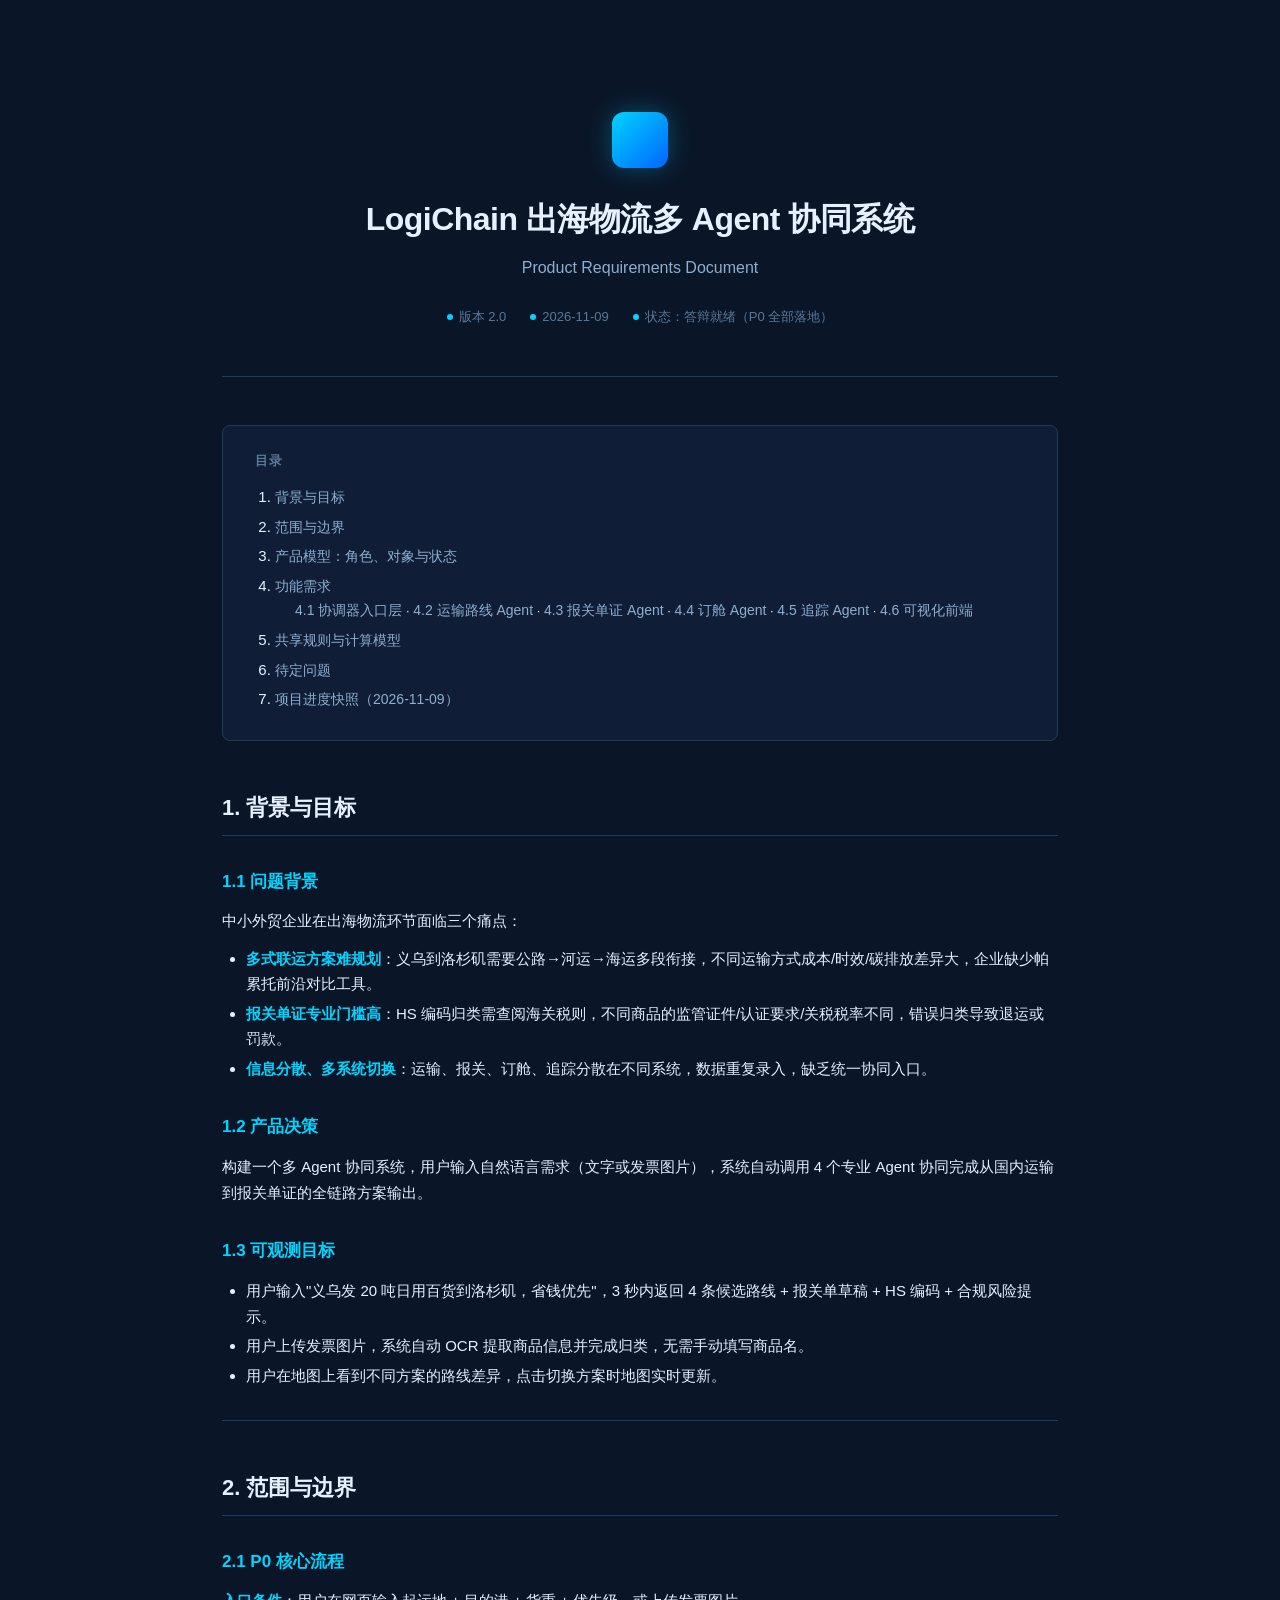
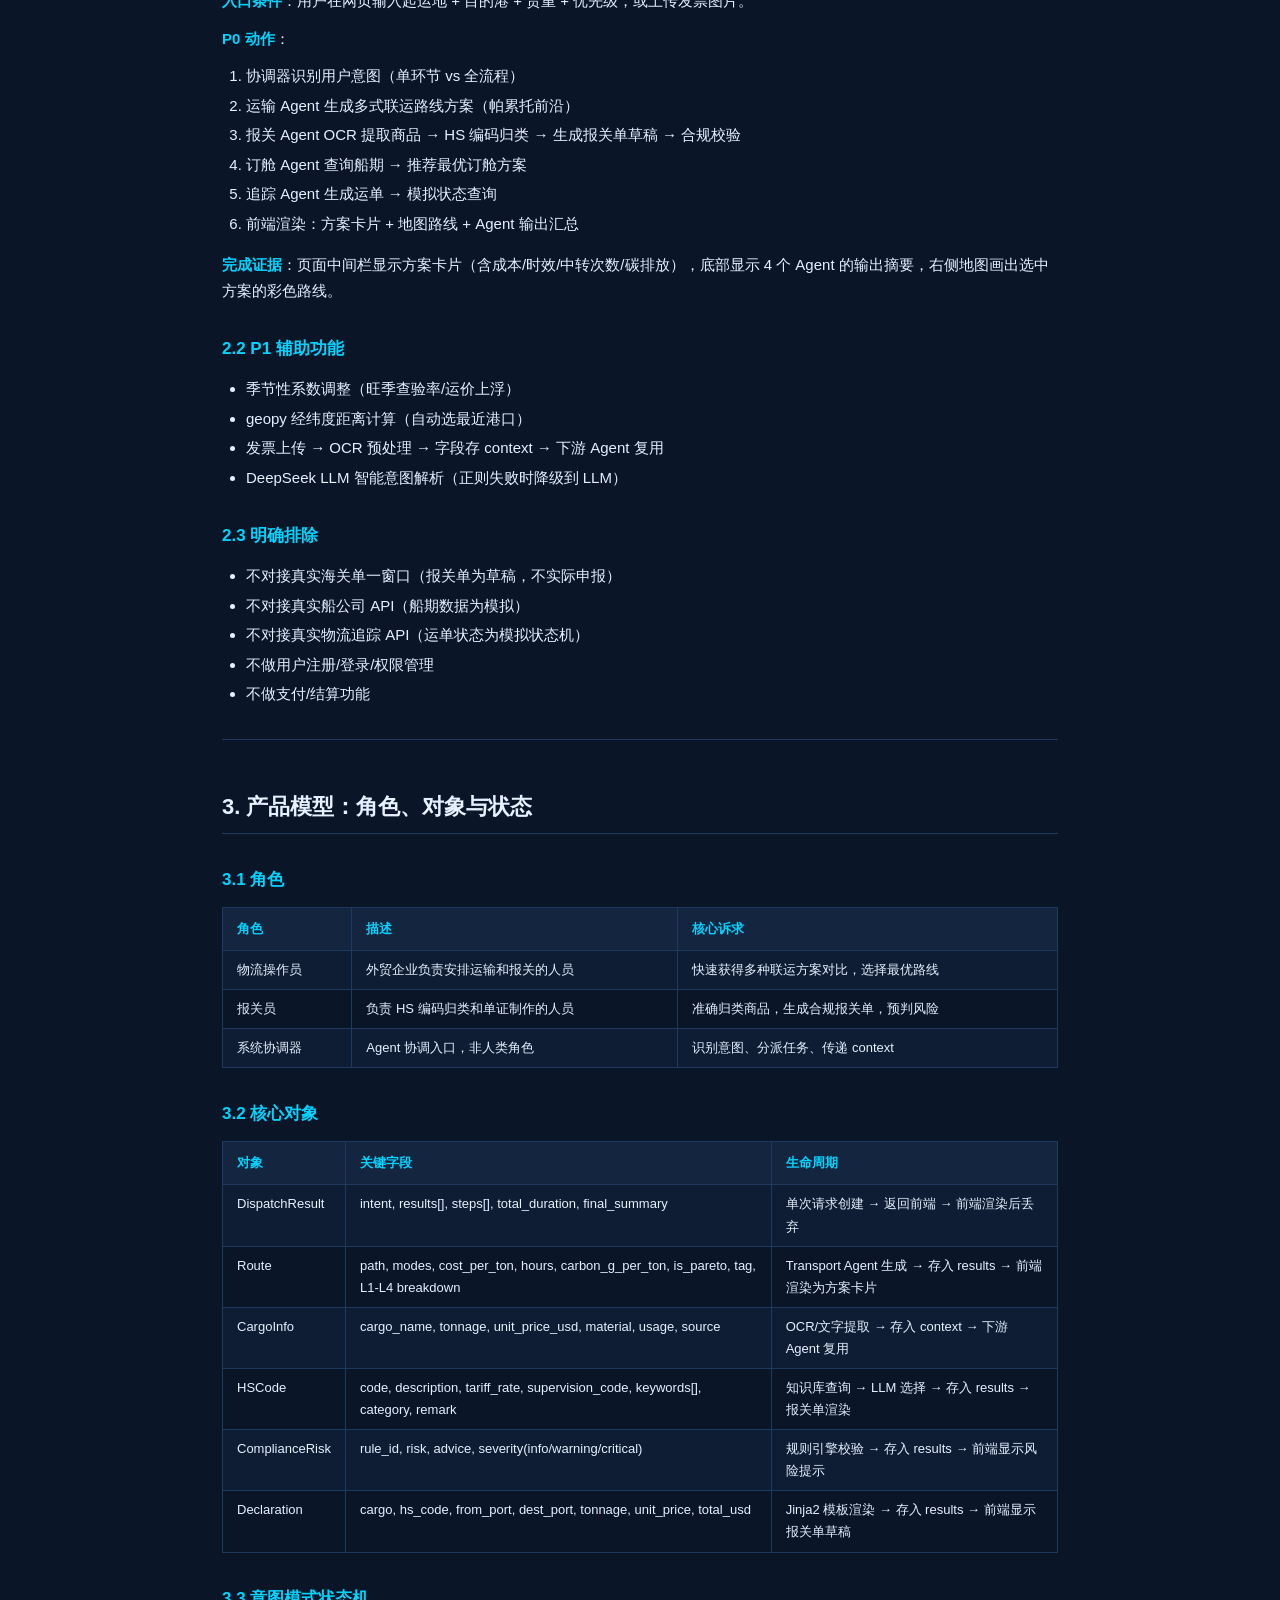
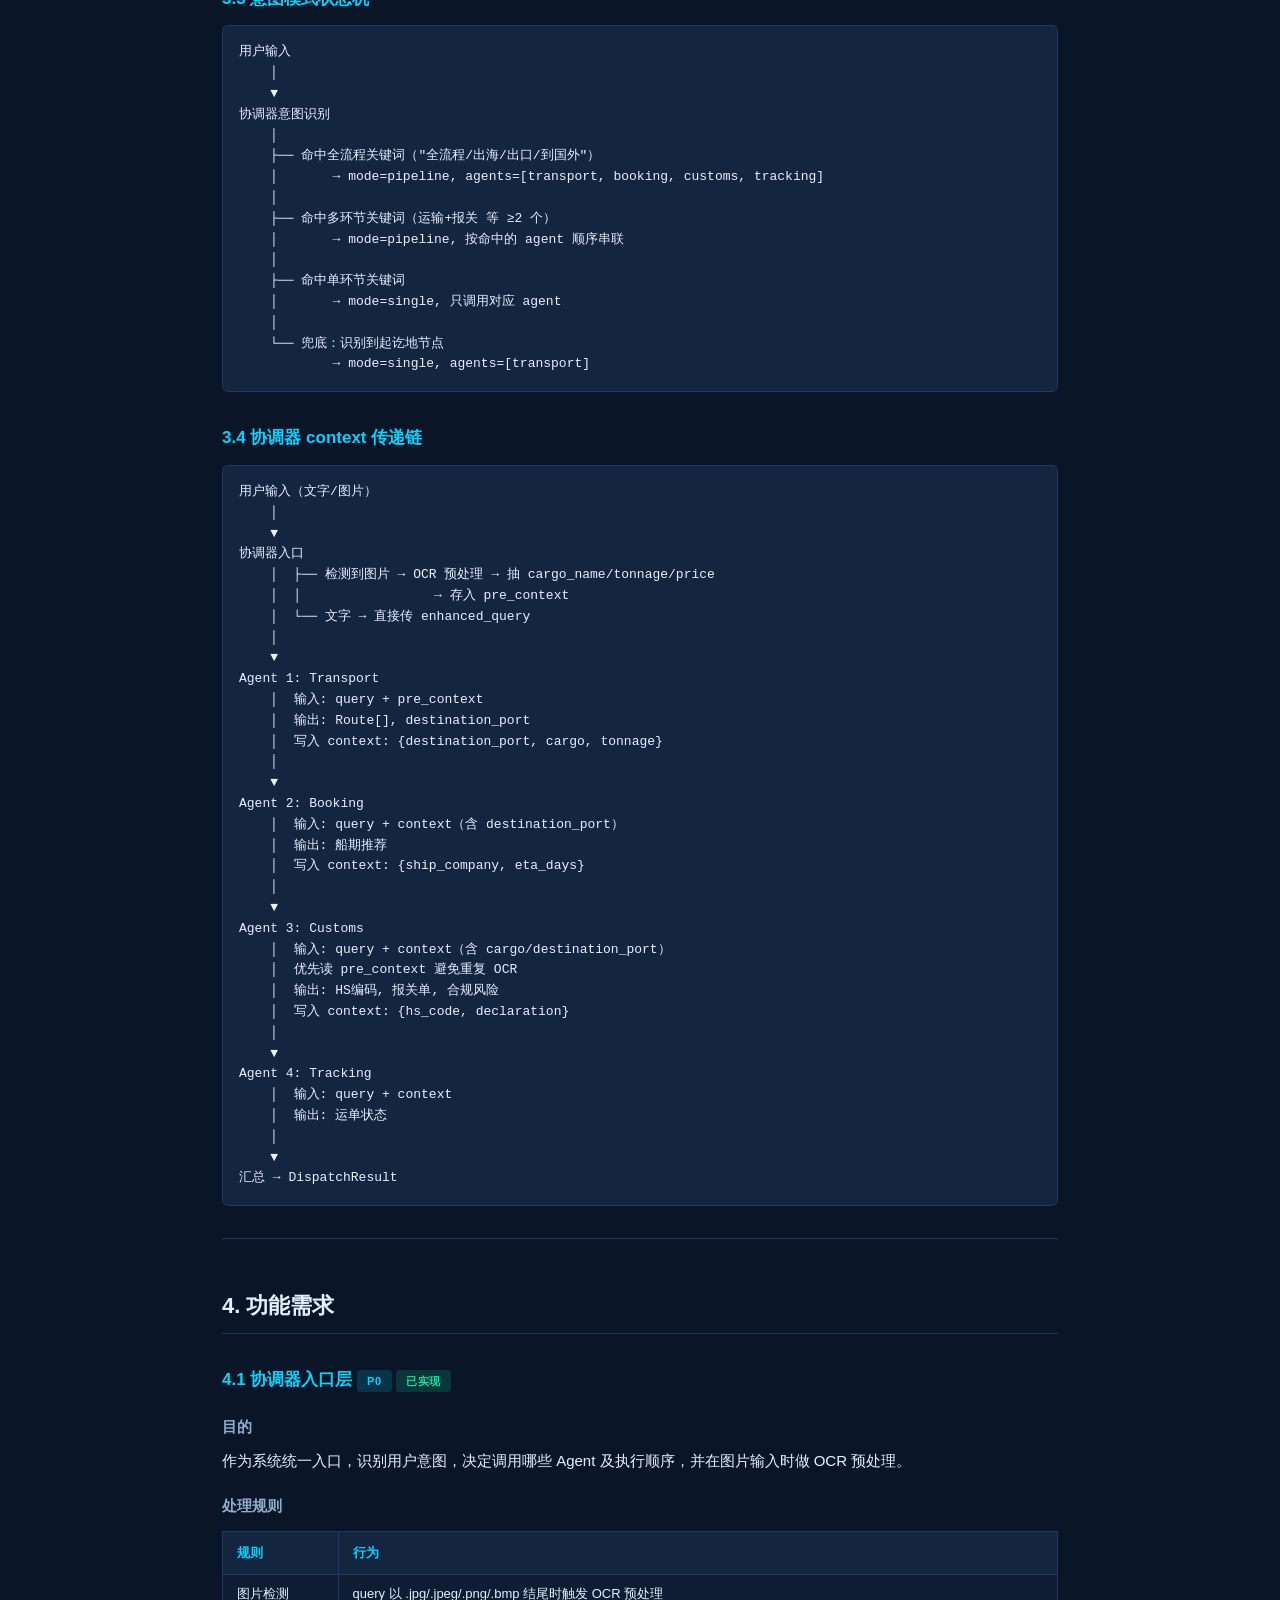
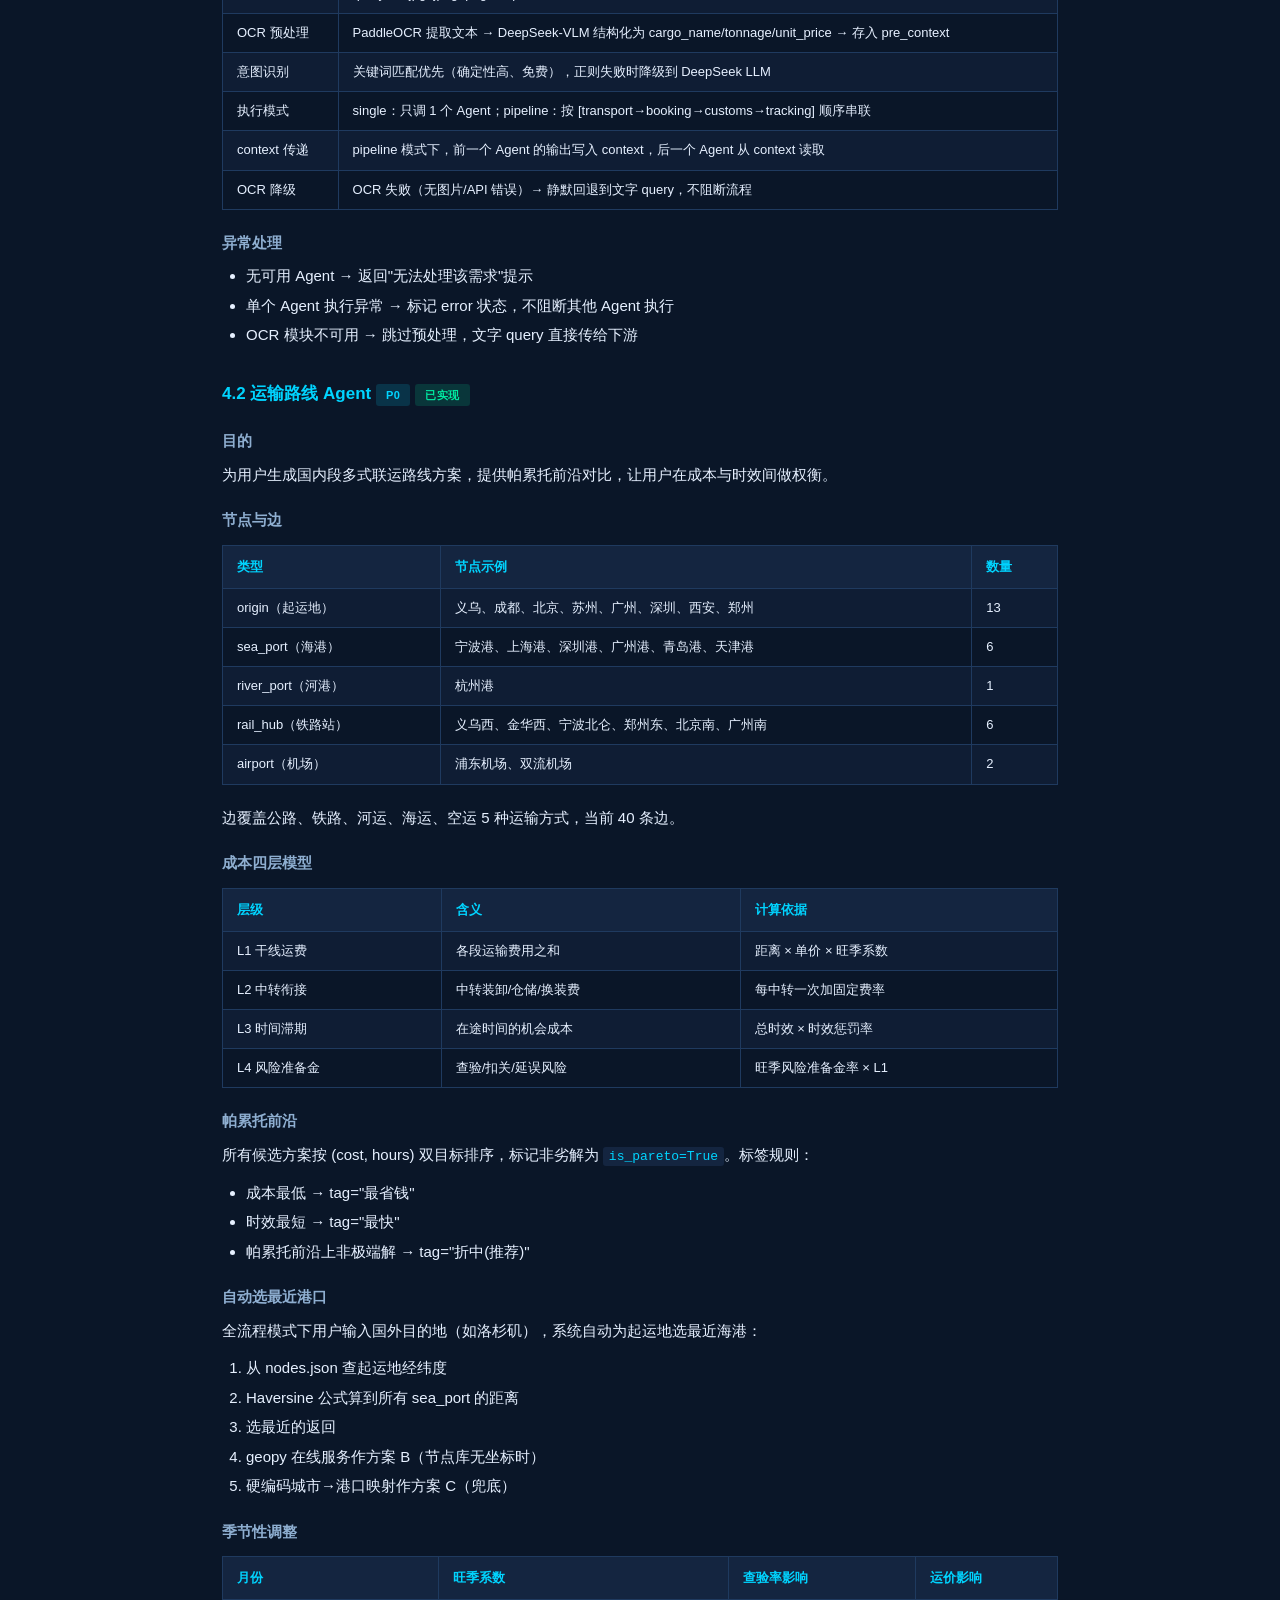
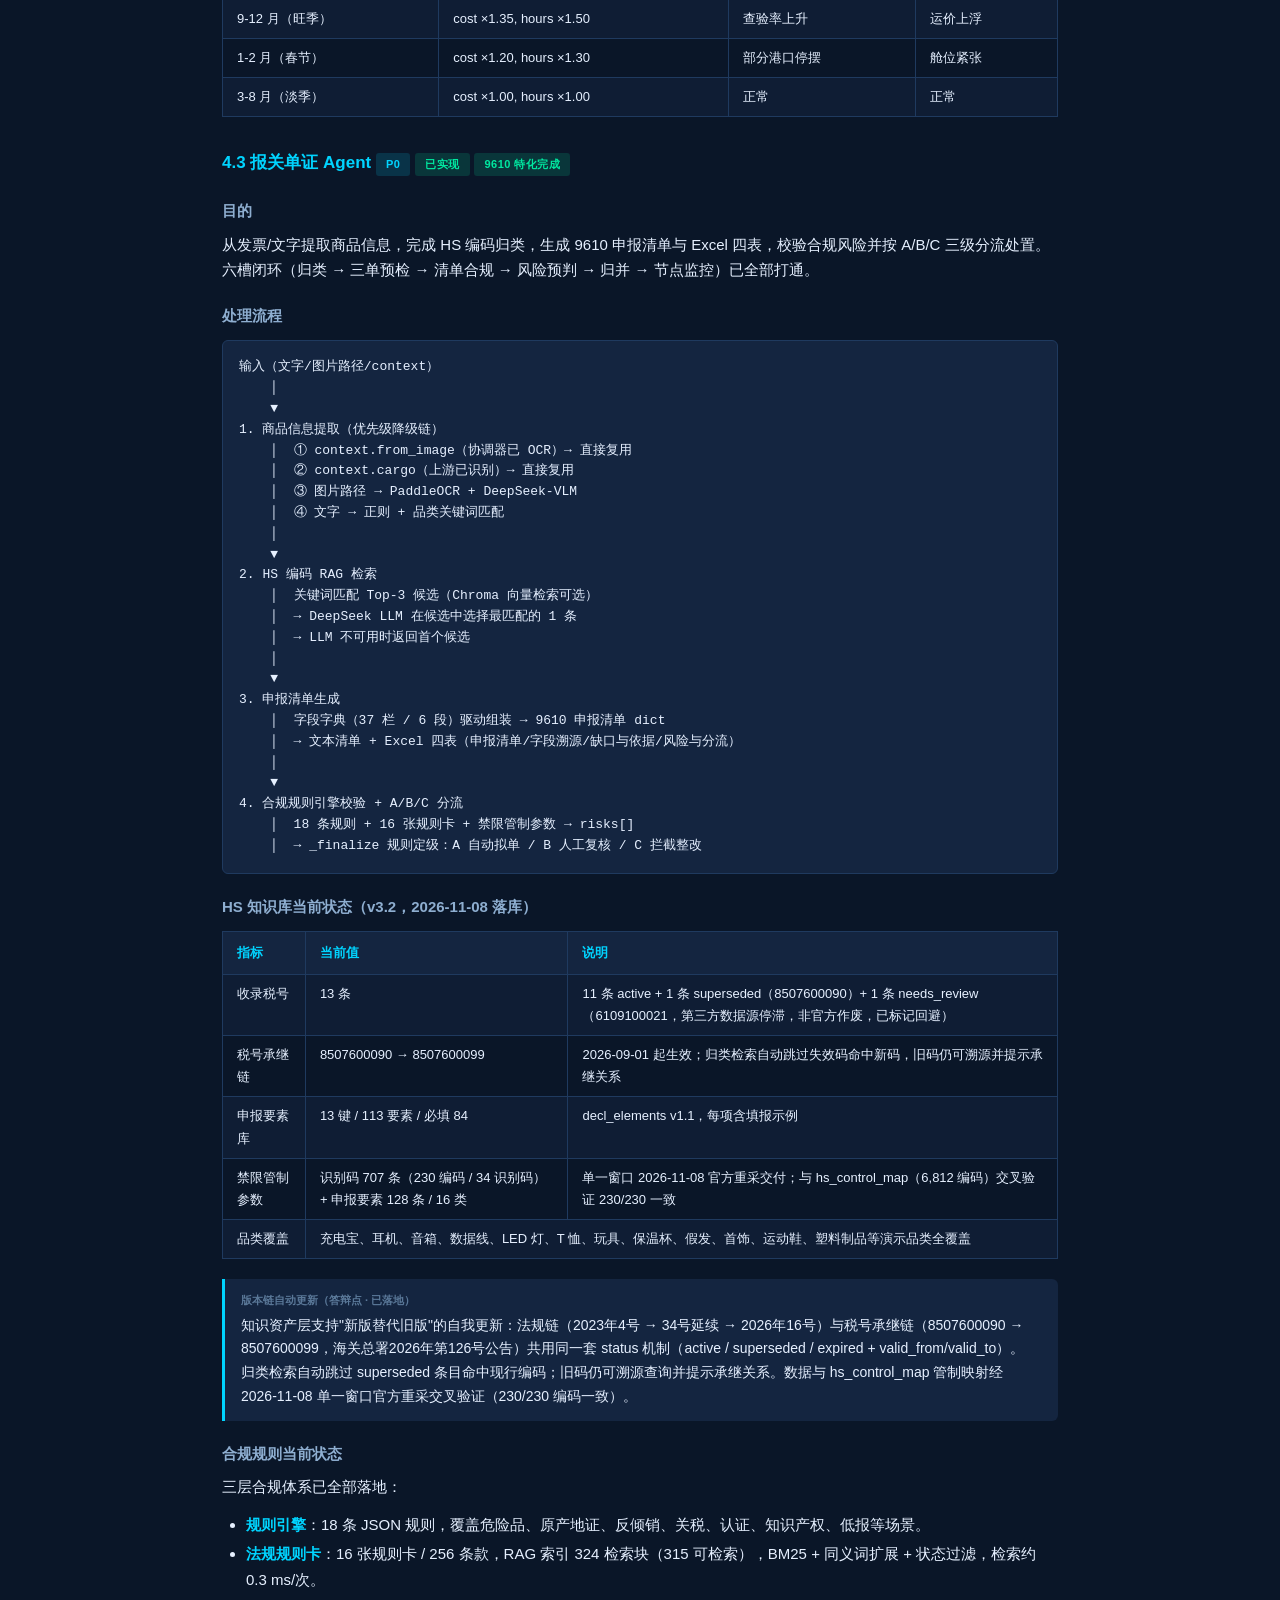
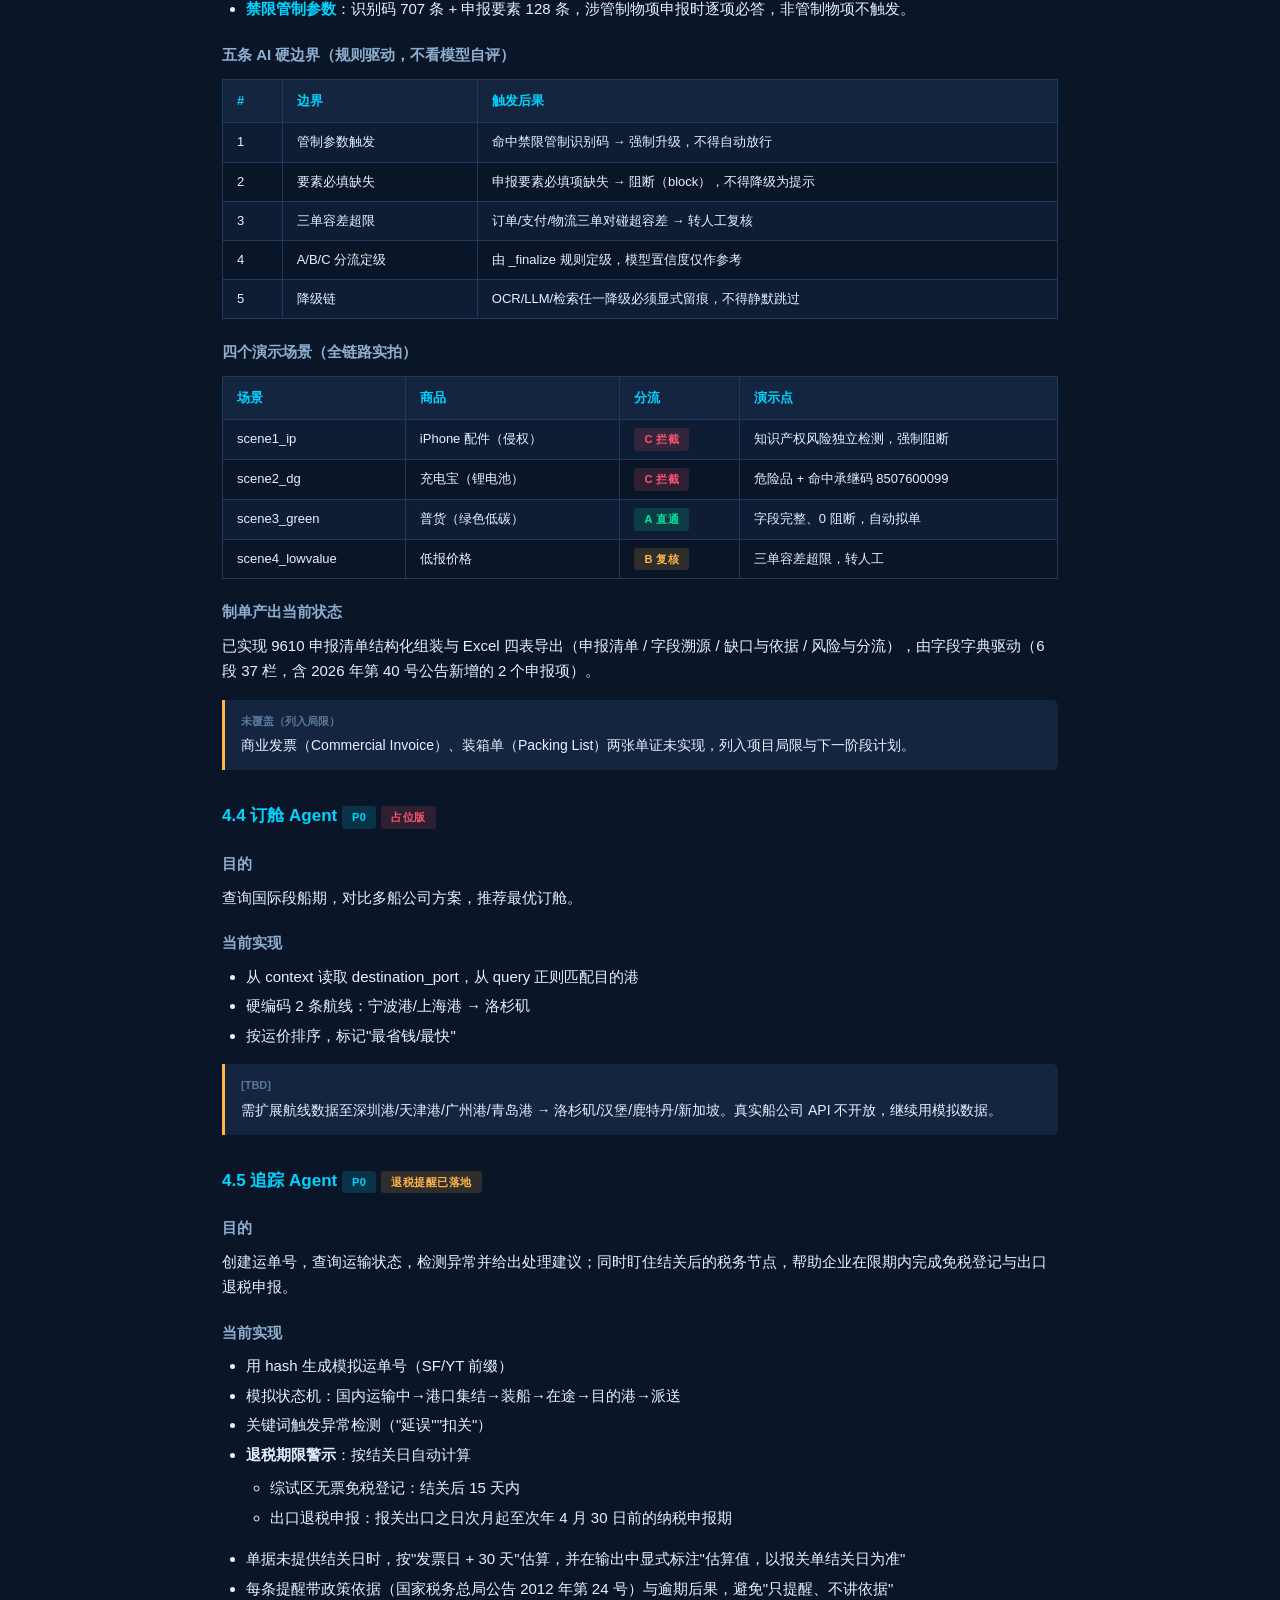
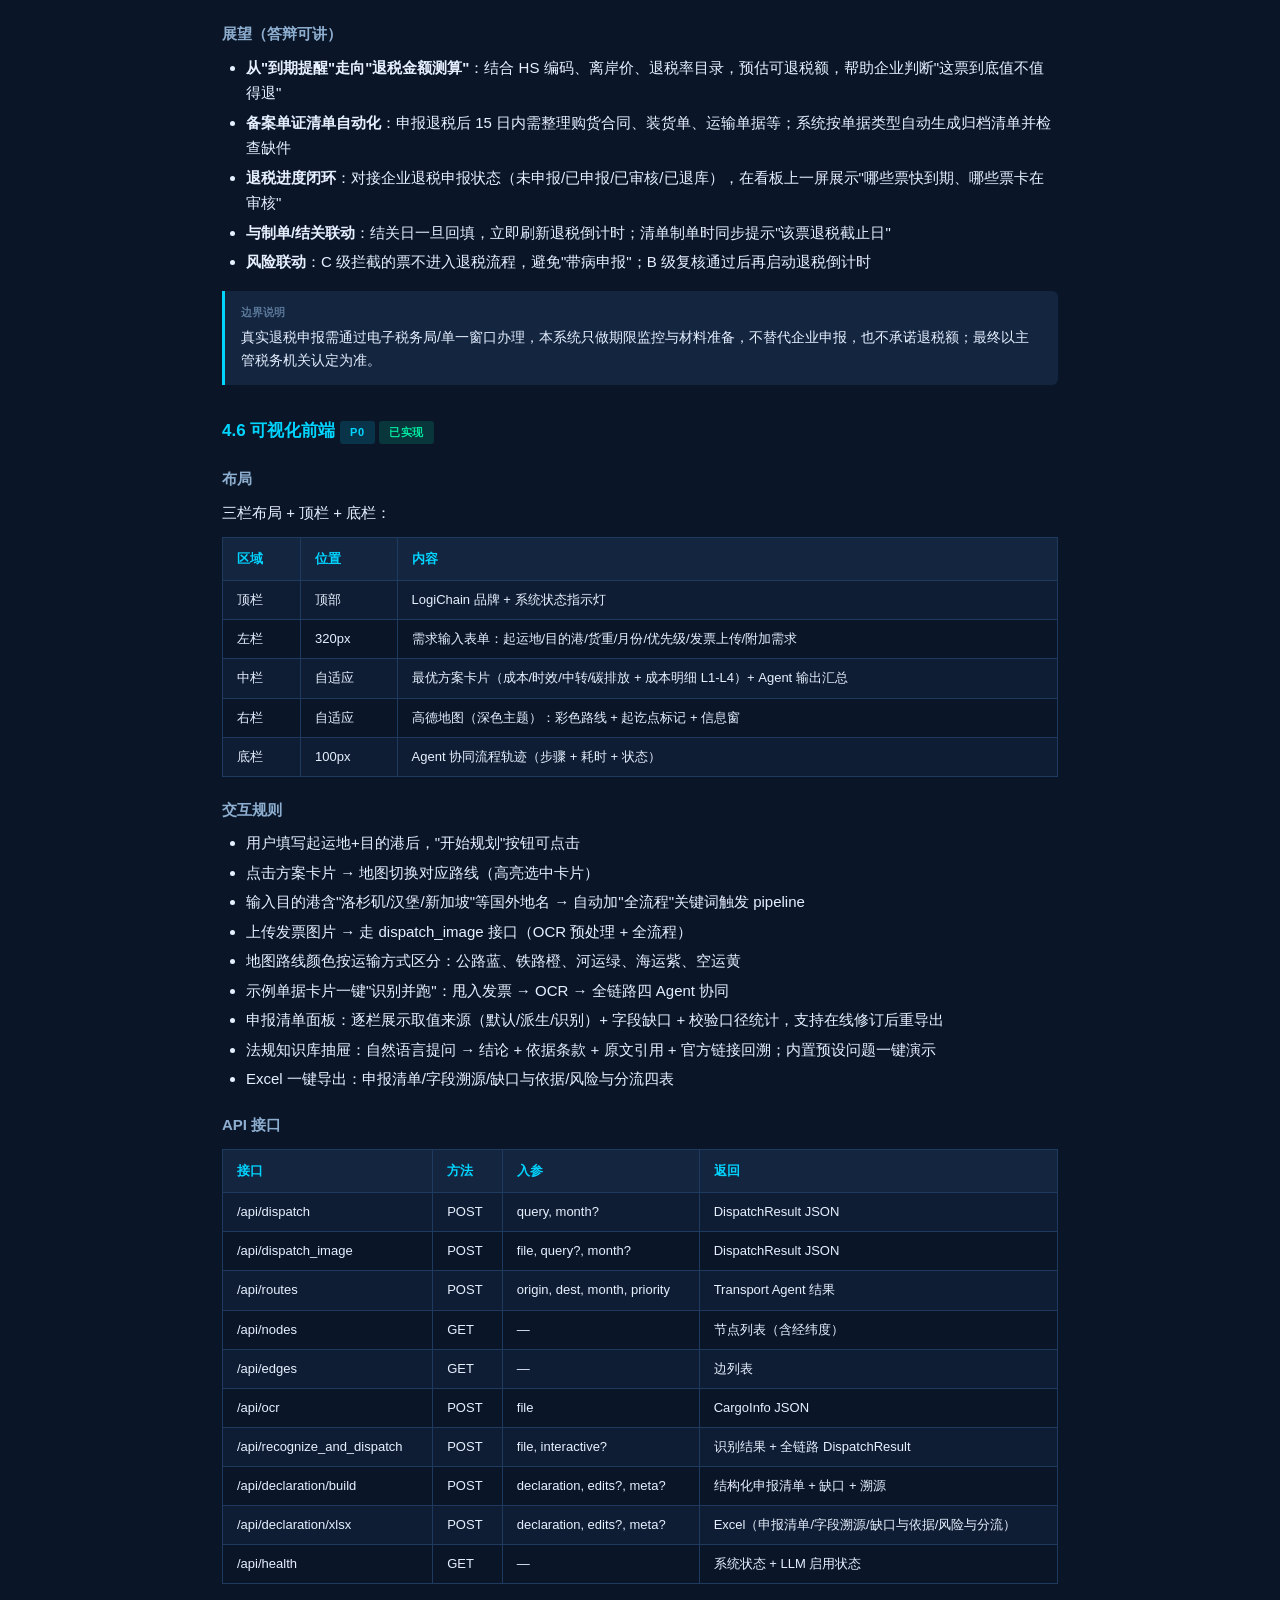
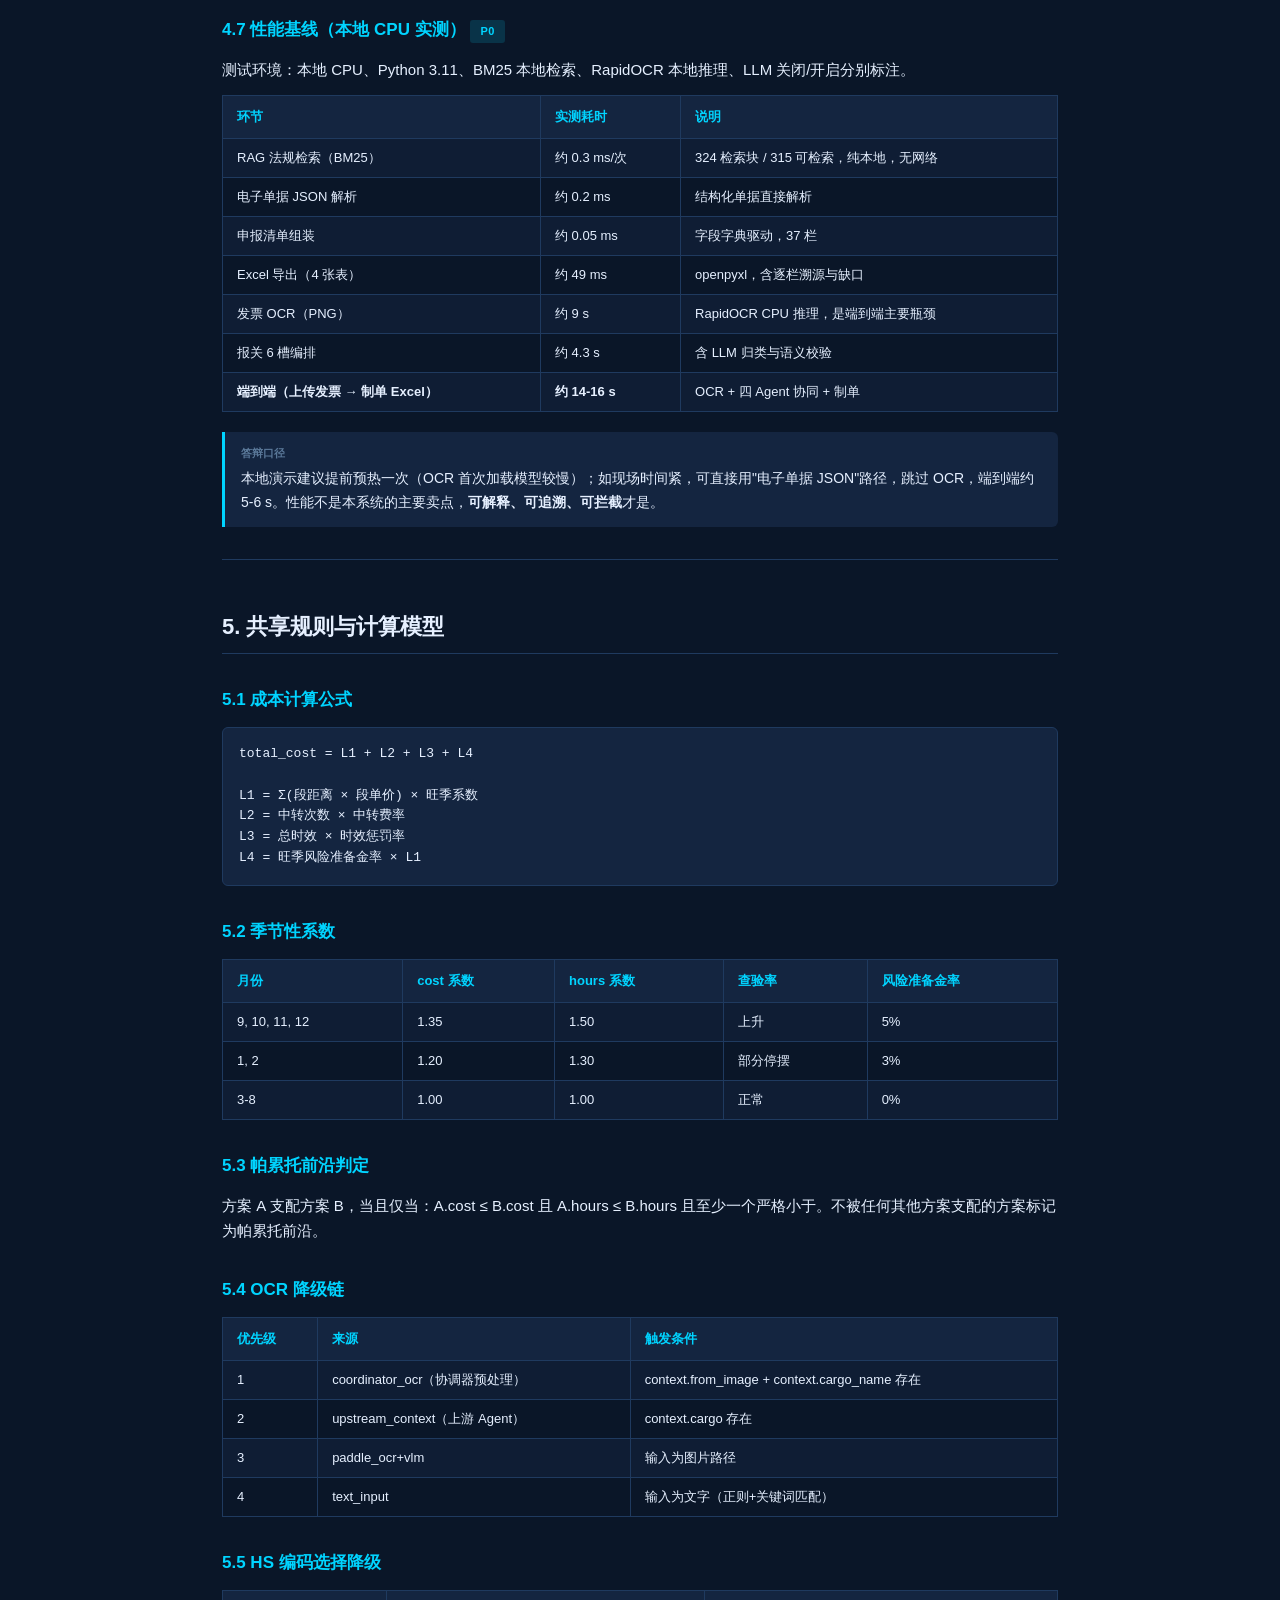
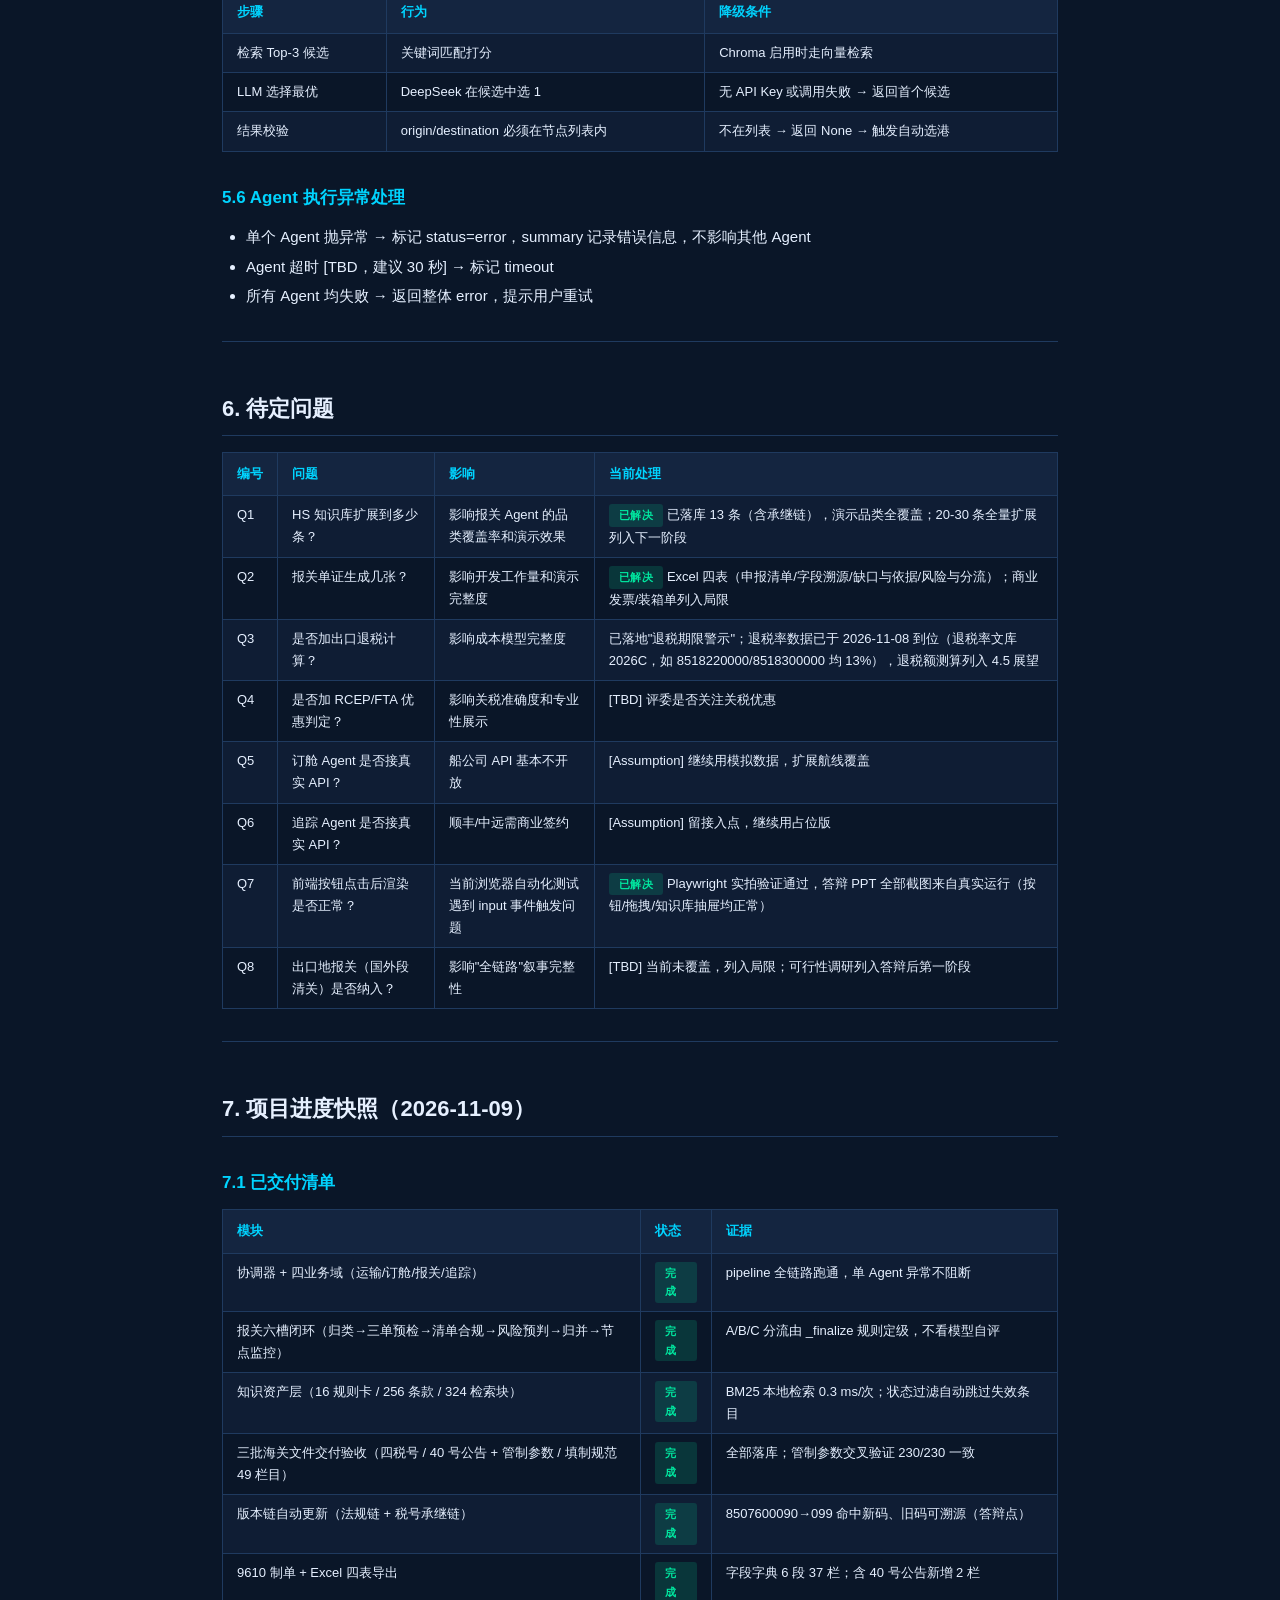
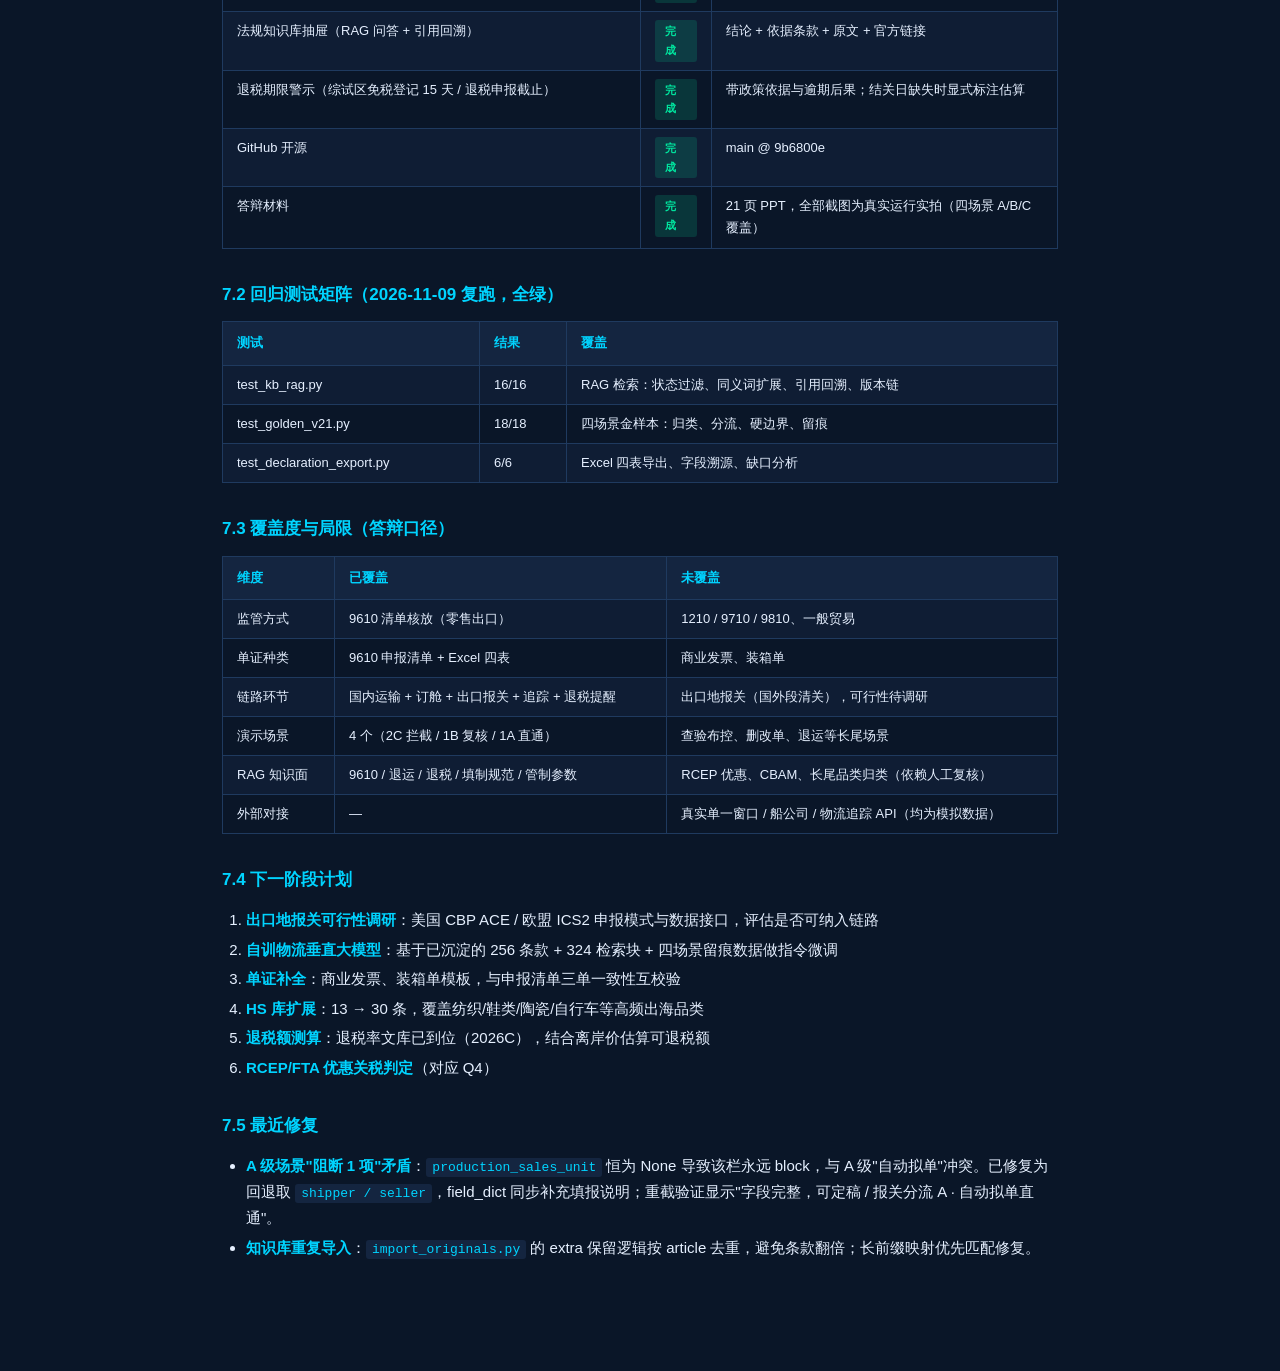
<file: PRD.html>
<!DOCTYPE html>
<html lang="zh-CN">
<head>
<meta charset="UTF-8">
<meta name="viewport" content="width=device-width, initial-scale=1.0">
<title>LogiChain 出海物流多 Agent 协同系统 — PRD</title>
<style>
:root {
  --bg: #0a1628;
  --panel: #0f1e36;
  --card: #142540;
  --elevated: #1a2e4f;
  --border: #1f3a5f;
  --border-light: #2a4a6f;
  --text: #e6f0ff;
  --text-2: #8eaed0;
  --text-3: #5a7898;
  --accent: #00d4ff;
  --accent-2: #0066ff;
  --success: #00e8a0;
  --warning: #ffb547;
  --danger: #ff5470;
  --font: -apple-system, 'Segoe UI', 'PingFang SC', 'Microsoft YaHei', sans-serif;
  --mono: 'SF Mono', 'JetBrains Mono', Consolas, monospace;
}
* { margin: 0; padding: 0; box-sizing: border-box; }
body {
  background: var(--bg);
  color: var(--text);
  font-family: var(--font);
  font-size: 15px;
  line-height: 1.7;
  padding: 0;
}
.container { max-width: 900px; margin: 0 auto; padding: 48px 32px 96px; }

/* 封面 */
.cover {
  text-align: center;
  padding: 64px 0 48px;
  border-bottom: 1px solid var(--border);
  margin-bottom: 48px;
}
.cover-logo {
  width: 56px; height: 56px;
  background: linear-gradient(135deg, var(--accent), var(--accent-2));
  border-radius: 12px;
  margin: 0 auto 24px;
  box-shadow: 0 0 24px rgba(0,212,255,0.3);
}
.cover h1 {
  font-size: 32px;
  font-weight: 700;
  letter-spacing: -0.5px;
}
.cover .subtitle {
  color: var(--text-2);
  font-size: 16px;
  margin-top: 8px;
}
.cover .meta {
  margin-top: 24px;
  display: flex;
  justify-content: center;
  gap: 24px;
  font-size: 13px;
  color: var(--text-3);
}
.cover .meta span {
  display: flex; align-items: center; gap: 6px;
}
.cover .meta .dot {
  width: 6px; height: 6px; border-radius: 50%;
  background: var(--accent);
}

/* 章节标题 */
h2 {
  font-size: 22px;
  font-weight: 700;
  margin-top: 48px;
  margin-bottom: 16px;
  padding-bottom: 8px;
  border-bottom: 1px solid var(--border);
  color: var(--text);
}
h3 {
  font-size: 17px;
  font-weight: 600;
  margin-top: 32px;
  margin-bottom: 12px;
  color: var(--accent);
}
h4 {
  font-size: 15px;
  font-weight: 600;
  margin-top: 20px;
  margin-bottom: 8px;
  color: var(--text-2);
}

p { margin-bottom: 12px; color: var(--text); }
strong { color: var(--accent); font-weight: 600; }
em { color: var(--text-2); font-style: normal; }

/* 表格 */
table {
  width: 100%;
  border-collapse: collapse;
  margin: 12px 0 20px;
  font-size: 13px;
}
th {
  background: var(--card);
  color: var(--accent);
  font-weight: 600;
  text-align: left;
  padding: 10px 14px;
  border: 1px solid var(--border);
  white-space: nowrap;
}
td {
  padding: 8px 14px;
  border: 1px solid var(--border);
  color: var(--text);
  vertical-align: top;
}
tr:nth-child(even) td { background: rgba(20,37,64,0.5); }

/* 代码块 */
pre {
  background: var(--card);
  border: 1px solid var(--border);
  border-radius: 6px;
  padding: 16px;
  overflow-x: auto;
  font-family: var(--mono);
  font-size: 13px;
  line-height: 1.6;
  margin: 12px 0 20px;
}
code {
  font-family: var(--mono);
  font-size: 13px;
  background: var(--card);
  padding: 2px 6px;
  border-radius: 3px;
  color: var(--accent);
}
pre code {
  background: none;
  padding: 0;
  color: var(--text);
}

/* 标签 */
.tag {
  display: inline-block;
  padding: 2px 10px;
  border-radius: 3px;
  font-size: 11px;
  font-weight: 600;
  text-transform: uppercase;
  letter-spacing: 0.5px;
}
.tag-p0 { background: rgba(0,212,255,0.15); color: var(--accent); }
.tag-p1 { background: rgba(255,181,71,0.15); color: var(--warning); }
.tag-done { background: rgba(0,232,160,0.15); color: var(--success); }
.tag-stub { background: rgba(255,84,112,0.15); color: var(--danger); }

/* 列表 */
ul, ol { margin: 8px 0 16px 24px; }
li { margin-bottom: 4px; }

/* 分隔线 */
hr { border: none; border-top: 1px solid var(--border); margin: 32px 0; }

/* 提示框 */
.callout {
  background: var(--card);
  border-left: 3px solid var(--accent);
  border-radius: 0 6px 6px 0;
  padding: 12px 16px;
  margin: 16px 0;
  font-size: 14px;
}
.callout.warning { border-left-color: var(--warning); }
.callout.danger { border-left-color: var(--danger); }
.callout .label {
  font-size: 11px;
  font-weight: 600;
  text-transform: uppercase;
  color: var(--text-3);
  margin-bottom: 4px;
}

/* 目录 */
.toc {
  background: var(--panel);
  border: 1px solid var(--border);
  border-radius: 8px;
  padding: 24px 32px;
  margin-bottom: 48px;
}
.toc-title {
  font-size: 13px;
  font-weight: 600;
  text-transform: uppercase;
  letter-spacing: 0.5px;
  color: var(--text-3);
  margin-bottom: 12px;
}
.toc ol {
  margin: 0;
  padding-left: 20px;
}
.toc a {
  color: var(--text-2);
  text-decoration: none;
  font-size: 14px;
}
.toc a:hover { color: var(--accent); }
.toc .sub { padding-left: 20px; font-size: 13px; }
</style>
</head>
<body>
<div class="container">

<!-- 封面 -->
<div class="cover">
  <div class="cover-logo"></div>
  <h1>LogiChain 出海物流多 Agent 协同系统</h1>
  <div class="subtitle">Product Requirements Document</div>
  <div class="meta">
    <span><span class="dot"></span> 版本 2.0</span>
    <span><span class="dot"></span> 2026-11-09</span>
    <span><span class="dot"></span> 状态：答辩就绪（P0 全部落地）</span>
  </div>
</div>

<!-- 目录 -->
<div class="toc">
  <div class="toc-title">目录</div>
  <ol>
    <li><a href="#bg">背景与目标</a></li>
    <li><a href="#scope">范围与边界</a></li>
    <li><a href="#model">产品模型：角色、对象与状态</a></li>
    <li><a href="#fr">功能需求</a>
      <div class="sub">
        <a href="#fr-coordinator">4.1 协调器入口层</a> ·
        <a href="#fr-transport">4.2 运输路线 Agent</a> ·
        <a href="#fr-customs">4.3 报关单证 Agent</a> ·
        <a href="#fr-booking">4.4 订舱 Agent</a> ·
        <a href="#fr-tracking">4.5 追踪 Agent</a> ·
        <a href="#fr-web">4.6 可视化前端</a>
      </div>
    </li>
    <li><a href="#rules">共享规则与计算模型</a></li>
    <li><a href="#open">待定问题</a></li>
    <li><a href="#progress">项目进度快照（2026-11-09）</a></li>
  </ol>
</div>

<!-- 1. 背景 -->
<h2 id="bg">1. 背景与目标</h2>

<h3>1.1 问题背景</h3>
<p>中小外贸企业在出海物流环节面临三个痛点：</p>
<ul>
  <li><strong>多式联运方案难规划</strong>：义乌到洛杉矶需要公路→河运→海运多段衔接，不同运输方式成本/时效/碳排放差异大，企业缺少帕累托前沿对比工具。</li>
  <li><strong>报关单证专业门槛高</strong>：HS 编码归类需查阅海关税则，不同商品的监管证件/认证要求/关税税率不同，错误归类导致退运或罚款。</li>
  <li><strong>信息分散、多系统切换</strong>：运输、报关、订舱、追踪分散在不同系统，数据重复录入，缺乏统一协同入口。</li>
</ul>

<h3>1.2 产品决策</h3>
<p>构建一个多 Agent 协同系统，用户输入自然语言需求（文字或发票图片），系统自动调用 4 个专业 Agent 协同完成从国内运输到报关单证的全链路方案输出。</p>

<h3>1.3 可观测目标</h3>
<ul>
  <li>用户输入"义乌发 20 吨日用百货到洛杉矶，省钱优先"，3 秒内返回 4 条候选路线 + 报关单草稿 + HS 编码 + 合规风险提示。</li>
  <li>用户上传发票图片，系统自动 OCR 提取商品信息并完成归类，无需手动填写商品名。</li>
  <li>用户在地图上看到不同方案的路线差异，点击切换方案时地图实时更新。</li>
</ul>

<hr>

<!-- 2. 范围 -->
<h2 id="scope">2. 范围与边界</h2>

<h3>2.1 P0 核心流程</h3>
<p><strong>入口条件</strong>：用户在网页输入起运地 + 目的港 + 货重 + 优先级，或上传发票图片。</p>
<p><strong>P0 动作</strong>：</p>
<ol>
  <li>协调器识别用户意图（单环节 vs 全流程）</li>
  <li>运输 Agent 生成多式联运路线方案（帕累托前沿）</li>
  <li>报关 Agent OCR 提取商品 → HS 编码归类 → 生成报关单草稿 → 合规校验</li>
  <li>订舱 Agent 查询船期 → 推荐最优订舱方案</li>
  <li>追踪 Agent 生成运单 → 模拟状态查询</li>
  <li>前端渲染：方案卡片 + 地图路线 + Agent 输出汇总</li>
</ol>
<p><strong>完成证据</strong>：页面中间栏显示方案卡片（含成本/时效/中转次数/碳排放），底部显示 4 个 Agent 的输出摘要，右侧地图画出选中方案的彩色路线。</p>

<h3>2.2 P1 辅助功能</h3>
<ul>
  <li>季节性系数调整（旺季查验率/运价上浮）</li>
  <li>geopy 经纬度距离计算（自动选最近港口）</li>
  <li>发票上传 → OCR 预处理 → 字段存 context → 下游 Agent 复用</li>
  <li>DeepSeek LLM 智能意图解析（正则失败时降级到 LLM）</li>
</ul>

<h3>2.3 明确排除</h3>
<ul>
  <li>不对接真实海关单一窗口（报关单为草稿，不实际申报）</li>
  <li>不对接真实船公司 API（船期数据为模拟）</li>
  <li>不对接真实物流追踪 API（运单状态为模拟状态机）</li>
  <li>不做用户注册/登录/权限管理</li>
  <li>不做支付/结算功能</li>
</ul>

<hr>

<!-- 3. 产品模型 -->
<h2 id="model">3. 产品模型：角色、对象与状态</h2>

<h3>3.1 角色</h3>
<table>
  <tr><th>角色</th><th>描述</th><th>核心诉求</th></tr>
  <tr><td>物流操作员</td><td>外贸企业负责安排运输和报关的人员</td><td>快速获得多种联运方案对比，选择最优路线</td></tr>
  <tr><td>报关员</td><td>负责 HS 编码归类和单证制作的人员</td><td>准确归类商品，生成合规报关单，预判风险</td></tr>
  <tr><td>系统协调器</td><td>Agent 协调入口，非人类角色</td><td>识别意图、分派任务、传递 context</td></tr>
</table>

<h3>3.2 核心对象</h3>
<table>
  <tr><th>对象</th><th>关键字段</th><th>生命周期</th></tr>
  <tr>
    <td>DispatchResult</td>
    <td>intent, results[], steps[], total_duration, final_summary</td>
    <td>单次请求创建 → 返回前端 → 前端渲染后丢弃</td>
  </tr>
  <tr>
    <td>Route</td>
    <td>path, modes, cost_per_ton, hours, carbon_g_per_ton, is_pareto, tag, L1-L4 breakdown</td>
    <td>Transport Agent 生成 → 存入 results → 前端渲染为方案卡片</td>
  </tr>
  <tr>
    <td>CargoInfo</td>
    <td>cargo_name, tonnage, unit_price_usd, material, usage, source</td>
    <td>OCR/文字提取 → 存入 context → 下游 Agent 复用</td>
  </tr>
  <tr>
    <td>HSCode</td>
    <td>code, description, tariff_rate, supervision_code, keywords[], category, remark</td>
    <td>知识库查询 → LLM 选择 → 存入 results → 报关单渲染</td>
  </tr>
  <tr>
    <td>ComplianceRisk</td>
    <td>rule_id, risk, advice, severity(info/warning/critical)</td>
    <td>规则引擎校验 → 存入 results → 前端显示风险提示</td>
  </tr>
  <tr>
    <td>Declaration</td>
    <td>cargo, hs_code, from_port, dest_port, tonnage, unit_price, total_usd</td>
    <td>Jinja2 模板渲染 → 存入 results → 前端显示报关单草稿</td>
  </tr>
</table>

<h3>3.3 意图模式状态机</h3>
<pre><code>用户输入
    │
    ▼
协调器意图识别
    │
    ├── 命中全流程关键词（"全流程/出海/出口/到国外"）
    │       → mode=pipeline, agents=[transport, booking, customs, tracking]
    │
    ├── 命中多环节关键词（运输+报关 等 ≥2 个）
    │       → mode=pipeline, 按命中的 agent 顺序串联
    │
    ├── 命中单环节关键词
    │       → mode=single, 只调用对应 agent
    │
    └── 兜底：识别到起讫地节点
            → mode=single, agents=[transport]</code></pre>

<h3>3.4 协调器 context 传递链</h3>
<pre><code>用户输入（文字/图片）
    │
    ▼
协调器入口
    │  ├── 检测到图片 → OCR 预处理 → 抽 cargo_name/tonnage/price
    │  │                 → 存入 pre_context
    │  └── 文字 → 直接传 enhanced_query
    │
    ▼
Agent 1: Transport
    │  输入: query + pre_context
    │  输出: Route[], destination_port
    │  写入 context: {destination_port, cargo, tonnage}
    │
    ▼
Agent 2: Booking
    │  输入: query + context（含 destination_port）
    │  输出: 船期推荐
    │  写入 context: {ship_company, eta_days}
    │
    ▼
Agent 3: Customs
    │  输入: query + context（含 cargo/destination_port）
    │  优先读 pre_context 避免重复 OCR
    │  输出: HS编码, 报关单, 合规风险
    │  写入 context: {hs_code, declaration}
    │
    ▼
Agent 4: Tracking
    │  输入: query + context
    │  输出: 运单状态
    │
    ▼
汇总 → DispatchResult</code></pre>

<hr>

<!-- 4. 功能需求 -->
<h2 id="fr">4. 功能需求</h2>

<!-- 4.1 协调器 -->
<h3 id="fr-coordinator">4.1 协调器入口层 <span class="tag tag-p0">P0</span> <span class="tag tag-done">已实现</span></h3>

<h4>目的</h4>
<p>作为系统统一入口，识别用户意图，决定调用哪些 Agent 及执行顺序，并在图片输入时做 OCR 预处理。</p>

<h4>处理规则</h4>
<table>
  <tr><th>规则</th><th>行为</th></tr>
  <tr><td>图片检测</td><td>query 以 .jpg/.jpeg/.png/.bmp 结尾时触发 OCR 预处理</td></tr>
  <tr><td>OCR 预处理</td><td>PaddleOCR 提取文本 → DeepSeek-VLM 结构化为 cargo_name/tonnage/unit_price → 存入 pre_context</td></tr>
  <tr><td>意图识别</td><td>关键词匹配优先（确定性高、免费），正则失败时降级到 DeepSeek LLM</td></tr>
  <tr><td>执行模式</td><td>single：只调 1 个 Agent；pipeline：按 [transport→booking→customs→tracking] 顺序串联</td></tr>
  <tr><td>context 传递</td><td>pipeline 模式下，前一个 Agent 的输出写入 context，后一个 Agent 从 context 读取</td></tr>
  <tr><td>OCR 降级</td><td>OCR 失败（无图片/API 错误）→ 静默回退到文字 query，不阻断流程</td></tr>
</table>

<h4>异常处理</h4>
<ul>
  <li>无可用 Agent → 返回"无法处理该需求"提示</li>
  <li>单个 Agent 执行异常 → 标记 error 状态，不阻断其他 Agent 执行</li>
  <li>OCR 模块不可用 → 跳过预处理，文字 query 直接传给下游</li>
</ul>

<!-- 4.2 运输 -->
<h3 id="fr-transport">4.2 运输路线 Agent <span class="tag tag-p0">P0</span> <span class="tag tag-done">已实现</span></h3>

<h4>目的</h4>
<p>为用户生成国内段多式联运路线方案，提供帕累托前沿对比，让用户在成本与时效间做权衡。</p>

<h4>节点与边</h4>
<table>
  <tr><th>类型</th><th>节点示例</th><th>数量</th></tr>
  <tr><td>origin（起运地）</td><td>义乌、成都、北京、苏州、广州、深圳、西安、郑州</td><td>13</td></tr>
  <tr><td>sea_port（海港）</td><td>宁波港、上海港、深圳港、广州港、青岛港、天津港</td><td>6</td></tr>
  <tr><td>river_port（河港）</td><td>杭州港</td><td>1</td></tr>
  <tr><td>rail_hub（铁路站）</td><td>义乌西、金华西、宁波北仑、郑州东、北京南、广州南</td><td>6</td></tr>
  <tr><td>airport（机场）</td><td>浦东机场、双流机场</td><td>2</td></tr>
</table>
<p>边覆盖公路、铁路、河运、海运、空运 5 种运输方式，当前 40 条边。</p>

<h4>成本四层模型</h4>
<table>
  <tr><th>层级</th><th>含义</th><th>计算依据</th></tr>
  <tr><td>L1 干线运费</td><td>各段运输费用之和</td><td>距离 × 单价 × 旺季系数</td></tr>
  <tr><td>L2 中转衔接</td><td>中转装卸/仓储/换装费</td><td>每中转一次加固定费率</td></tr>
  <tr><td>L3 时间滞期</td><td>在途时间的机会成本</td><td>总时效 × 时效惩罚率</td></tr>
  <tr><td>L4 风险准备金</td><td>查验/扣关/延误风险</td><td>旺季风险准备金率 × L1</td></tr>
</table>

<h4>帕累托前沿</h4>
<p>所有候选方案按 (cost, hours) 双目标排序，标记非劣解为 <code>is_pareto=True</code>。标签规则：</p>
<ul>
  <li>成本最低 → tag="最省钱"</li>
  <li>时效最短 → tag="最快"</li>
  <li>帕累托前沿上非极端解 → tag="折中(推荐)"</li>
</ul>

<h4>自动选最近港口</h4>
<p>全流程模式下用户输入国外目的地（如洛杉矶），系统自动为起运地选最近海港：</p>
<ol>
  <li>从 nodes.json 查起运地经纬度</li>
  <li>Haversine 公式算到所有 sea_port 的距离</li>
  <li>选最近的返回</li>
  <li>geopy 在线服务作方案 B（节点库无坐标时）</li>
  <li>硬编码城市→港口映射作方案 C（兜底）</li>
</ol>

<h4>季节性调整</h4>
<table>
  <tr><th>月份</th><th>旺季系数</th><th>查验率影响</th><th>运价影响</th></tr>
  <tr><td>9-12 月（旺季）</td><td>cost ×1.35, hours ×1.50</td><td>查验率上升</td><td>运价上浮</td></tr>
  <tr><td>1-2 月（春节）</td><td>cost ×1.20, hours ×1.30</td><td>部分港口停摆</td><td>舱位紧张</td></tr>
  <tr><td>3-8 月（淡季）</td><td>cost ×1.00, hours ×1.00</td><td>正常</td><td>正常</td></tr>
</table>

<!-- 4.3 报关 -->
<h3 id="fr-customs">4.3 报关单证 Agent <span class="tag tag-p0">P0</span> <span class="tag tag-done">已实现</span> <span class="tag tag-done">9610 特化完成</span></h3>

<h4>目的</h4>
<p>从发票/文字提取商品信息，完成 HS 编码归类，生成 9610 申报清单与 Excel 四表，校验合规风险并按 A/B/C 三级分流处置。六槽闭环（归类 → 三单预检 → 清单合规 → 风险预判 → 归并 → 节点监控）已全部打通。</p>

<h4>处理流程</h4>
<pre><code>输入（文字/图片路径/context）
    │
    ▼
1. 商品信息提取（优先级降级链）
    │  ① context.from_image（协调器已 OCR）→ 直接复用
    │  ② context.cargo（上游已识别）→ 直接复用
    │  ③ 图片路径 → PaddleOCR + DeepSeek-VLM
    │  ④ 文字 → 正则 + 品类关键词匹配
    │
    ▼
2. HS 编码 RAG 检索
    │  关键词匹配 Top-3 候选（Chroma 向量检索可选）
    │  → DeepSeek LLM 在候选中选择最匹配的 1 条
    │  → LLM 不可用时返回首个候选
    │
    ▼
3. 申报清单生成
    │  字段字典（37 栏 / 6 段）驱动组装 → 9610 申报清单 dict
    │  → 文本清单 + Excel 四表（申报清单/字段溯源/缺口与依据/风险与分流）
    │
    ▼
4. 合规规则引擎校验 + A/B/C 分流
    │  18 条规则 + 16 张规则卡 + 禁限管制参数 → risks[]
    │  → _finalize 规则定级：A 自动拟单 / B 人工复核 / C 拦截整改</code></pre>

<h4>HS 知识库当前状态（v3.2，2026-11-08 落库）</h4>
<table>
  <tr><th>指标</th><th>当前值</th><th>说明</th></tr>
  <tr><td>收录税号</td><td>13 条</td><td>11 条 active + 1 条 superseded（8507600090）+ 1 条 needs_review（6109100021，第三方数据源停滞，非官方作废，已标记回避）</td></tr>
  <tr><td>税号承继链</td><td>8507600090 → 8507600099</td><td>2026-09-01 起生效；归类检索自动跳过失效码命中新码，旧码仍可溯源并提示承继关系</td></tr>
  <tr><td>申报要素库</td><td>13 键 / 113 要素 / 必填 84</td><td>decl_elements v1.1，每项含填报示例</td></tr>
  <tr><td>禁限管制参数</td><td>识别码 707 条（230 编码 / 34 识别码）+ 申报要素 128 条 / 16 类</td><td>单一窗口 2026-11-08 官方重采交付；与 hs_control_map（6,812 编码）交叉验证 230/230 一致</td></tr>
  <tr><td>品类覆盖</td><td colspan="2">充电宝、耳机、音箱、数据线、LED 灯、T 恤、玩具、保温杯、假发、首饰、运动鞋、塑料制品等演示品类全覆盖</td></tr>
</table>
<div class="callout success">
  <div class="label">版本链自动更新（答辩点 · 已落地）</div>
  知识资产层支持"新版替代旧版"的自我更新：法规链（2023年4号 → 34号延续 → 2026年16号）与税号承继链（8507600090 → 8507600099，海关总署2026年第126号公告）共用同一套 status 机制（active / superseded / expired + valid_from/valid_to）。
  归类检索自动跳过 superseded 条目命中现行编码；旧码仍可溯源查询并提示承继关系。数据与 hs_control_map 管制映射经 2026-11-08 单一窗口官方重采交叉验证（230/230 编码一致）。
</div>

<h4>合规规则当前状态</h4>
<p>三层合规体系已全部落地：</p>
<ul>
  <li><strong>规则引擎</strong>：18 条 JSON 规则，覆盖危险品、原产地证、反倾销、关税、认证、知识产权、低报等场景。</li>
  <li><strong>法规规则卡</strong>：16 张规则卡 / 256 条款，RAG 索引 324 检索块（315 可检索），BM25 + 同义词扩展 + 状态过滤，检索约 0.3 ms/次。</li>
  <li><strong>禁限管制参数</strong>：识别码 707 条 + 申报要素 128 条，涉管制物项申报时逐项必答，非管制物项不触发。</li>
</ul>

<h4>五条 AI 硬边界（规则驱动，不看模型自评）</h4>
<table>
  <tr><th>#</th><th>边界</th><th>触发后果</th></tr>
  <tr><td>1</td><td>管制参数触发</td><td>命中禁限管制识别码 → 强制升级，不得自动放行</td></tr>
  <tr><td>2</td><td>要素必填缺失</td><td>申报要素必填项缺失 → 阻断（block），不得降级为提示</td></tr>
  <tr><td>3</td><td>三单容差超限</td><td>订单/支付/物流三单对碰超容差 → 转人工复核</td></tr>
  <tr><td>4</td><td>A/B/C 分流定级</td><td>由 _finalize 规则定级，模型置信度仅作参考</td></tr>
  <tr><td>5</td><td>降级链</td><td>OCR/LLM/检索任一降级必须显式留痕，不得静默跳过</td></tr>
</table>

<h4>四个演示场景（全链路实拍）</h4>
<table>
  <tr><th>场景</th><th>商品</th><th>分流</th><th>演示点</th></tr>
  <tr><td>scene1_ip</td><td>iPhone 配件（侵权）</td><td><span class="tag tag-stub">C 拦截</span></td><td>知识产权风险独立检测，强制阻断</td></tr>
  <tr><td>scene2_dg</td><td>充电宝（锂电池）</td><td><span class="tag tag-stub">C 拦截</span></td><td>危险品 + 命中承继码 8507600099</td></tr>
  <tr><td>scene3_green</td><td>普货（绿色低碳）</td><td><span class="tag tag-done">A 直通</span></td><td>字段完整、0 阻断，自动拟单</td></tr>
  <tr><td>scene4_lowvalue</td><td>低报价格</td><td><span class="tag tag-p1">B 复核</span></td><td>三单容差超限，转人工</td></tr>
</table>

<h4>制单产出当前状态</h4>
<p>已实现 9610 申报清单结构化组装与 Excel 四表导出（申报清单 / 字段溯源 / 缺口与依据 / 风险与分流），由字段字典驱动（6 段 37 栏，含 2026 年第 40 号公告新增的 2 个申报项）。</p>
<div class="callout warning">
  <div class="label">未覆盖（列入局限）</div>
  商业发票（Commercial Invoice）、装箱单（Packing List）两张单证未实现，列入项目局限与下一阶段计划。
</div>

<!-- 4.4 订舱 -->
<h3 id="fr-booking">4.4 订舱 Agent <span class="tag tag-p0">P0</span> <span class="tag tag-stub">占位版</span></h3>

<h4>目的</h4>
<p>查询国际段船期，对比多船公司方案，推荐最优订舱。</p>

<h4>当前实现</h4>
<ul>
  <li>从 context 读取 destination_port，从 query 正则匹配目的港</li>
  <li>硬编码 2 条航线：宁波港/上海港 → 洛杉矶</li>
  <li>按运价排序，标记"最省钱/最快"</li>
</ul>
<div class="callout warning">
  <div class="label">[TBD]</div>
  需扩展航线数据至深圳港/天津港/广州港/青岛港 → 洛杉矶/汉堡/鹿特丹/新加坡。真实船公司 API 不开放，继续用模拟数据。
</div>

<!-- 4.5 追踪 -->
<h3 id="fr-tracking">4.5 追踪 Agent <span class="tag tag-p0">P0</span> <span class="tag tag-p1">退税提醒已落地</span></h3>

<h4>目的</h4>
<p>创建运单号，查询运输状态，检测异常并给出处理建议；同时盯住结关后的税务节点，帮助企业在限期内完成免税登记与出口退税申报。</p>

<h4>当前实现</h4>
<ul>
  <li>用 hash 生成模拟运单号（SF/YT 前缀）</li>
  <li>模拟状态机：国内运输中→港口集结→装船→在途→目的港→派送</li>
  <li>关键词触发异常检测（"延误""扣关"）</li>
  <li><b>退税期限警示</b>：按结关日自动计算
    <ul>
      <li>综试区无票免税登记：结关后 15 天内</li>
      <li>出口退税申报：报关出口之日次月起至次年 4 月 30 日前的纳税申报期</li>
    </ul>
  </li>
  <li>单据未提供结关日时，按"发票日 + 30 天"估算，并在输出中显式标注"估算值，以报关单结关日为准"</li>
  <li>每条提醒带政策依据（国家税务总局公告 2012 年第 24 号）与逾期后果，避免"只提醒、不讲依据"</li>
</ul>

<h4>展望（答辩可讲）</h4>
<ul>
  <li><b>从"到期提醒"走向"退税金额测算"</b>：结合 HS 编码、离岸价、退税率目录，预估可退税额，帮助企业判断"这票到底值不值得退"</li>
  <li><b>备案单证清单自动化</b>：申报退税后 15 日内需整理购货合同、装货单、运输单据等；系统按单据类型自动生成归档清单并检查缺件</li>
  <li><b>退税进度闭环</b>：对接企业退税申报状态（未申报/已申报/已审核/已退库），在看板上一屏展示"哪些票快到期、哪些票卡在审核"</li>
  <li><b>与制单/结关联动</b>：结关日一旦回填，立即刷新退税倒计时；清单制单时同步提示"该票退税截止日"</li>
  <li><b>风险联动</b>：C 级拦截的票不进入退税流程，避免"带病申报"；B 级复核通过后再启动退税倒计时</li>
</ul>
<div class="callout">
  <div class="label">边界说明</div>
  真实退税申报需通过电子税务局/单一窗口办理，本系统只做期限监控与材料准备，不替代企业申报，也不承诺退税额；最终以主管税务机关认定为准。
</div>


<!-- 4.6 前端 -->
<h3 id="fr-web">4.6 可视化前端 <span class="tag tag-p0">P0</span> <span class="tag tag-done">已实现</span></h3>

<h4>布局</h4>
<p>三栏布局 + 顶栏 + 底栏：</p>
<table>
  <tr><th>区域</th><th>位置</th><th>内容</th></tr>
  <tr><td>顶栏</td><td>顶部</td><td>LogiChain 品牌 + 系统状态指示灯</td></tr>
  <tr><td>左栏</td><td>320px</td><td>需求输入表单：起运地/目的港/货重/月份/优先级/发票上传/附加需求</td></tr>
  <tr><td>中栏</td><td>自适应</td><td>最优方案卡片（成本/时效/中转/碳排放 + 成本明细 L1-L4）+ Agent 输出汇总</td></tr>
  <tr><td>右栏</td><td>自适应</td><td>高德地图（深色主题）：彩色路线 + 起讫点标记 + 信息窗</td></tr>
  <tr><td>底栏</td><td>100px</td><td>Agent 协同流程轨迹（步骤 + 耗时 + 状态）</td></tr>
</table>

<h4>交互规则</h4>
<ul>
  <li>用户填写起运地+目的港后，"开始规划"按钮可点击</li>
  <li>点击方案卡片 → 地图切换对应路线（高亮选中卡片）</li>
  <li>输入目的港含"洛杉矶/汉堡/新加坡"等国外地名 → 自动加"全流程"关键词触发 pipeline</li>
  <li>上传发票图片 → 走 dispatch_image 接口（OCR 预处理 + 全流程）</li>
  <li>地图路线颜色按运输方式区分：公路蓝、铁路橙、河运绿、海运紫、空运黄</li>
  <li>示例单据卡片一键"识别并跑"：甩入发票 → OCR → 全链路四 Agent 协同</li>
  <li>申报清单面板：逐栏展示取值来源（默认/派生/识别）+ 字段缺口 + 校验口径统计，支持在线修订后重导出</li>
  <li>法规知识库抽屉：自然语言提问 → 结论 + 依据条款 + 原文引用 + 官方链接回溯；内置预设问题一键演示</li>
  <li>Excel 一键导出：申报清单/字段溯源/缺口与依据/风险与分流四表</li>
</ul>

<h4>API 接口</h4>
<table>
  <tr><th>接口</th><th>方法</th><th>入参</th><th>返回</th></tr>
  <tr><td>/api/dispatch</td><td>POST</td><td>query, month?</td><td>DispatchResult JSON</td></tr>
  <tr><td>/api/dispatch_image</td><td>POST</td><td>file, query?, month?</td><td>DispatchResult JSON</td></tr>
  <tr><td>/api/routes</td><td>POST</td><td>origin, dest, month, priority</td><td>Transport Agent 结果</td></tr>
  <tr><td>/api/nodes</td><td>GET</td><td>—</td><td>节点列表（含经纬度）</td></tr>
  <tr><td>/api/edges</td><td>GET</td><td>—</td><td>边列表</td></tr>
  <tr><td>/api/ocr</td><td>POST</td><td>file</td><td>CargoInfo JSON</td></tr>
  <tr><td>/api/recognize_and_dispatch</td><td>POST</td><td>file, interactive?</td><td>识别结果 + 全链路 DispatchResult</td></tr>
  <tr><td>/api/declaration/build</td><td>POST</td><td>declaration, edits?, meta?</td><td>结构化申报清单 + 缺口 + 溯源</td></tr>
  <tr><td>/api/declaration/xlsx</td><td>POST</td><td>declaration, edits?, meta?</td><td>Excel（申报清单/字段溯源/缺口与依据/风险与分流）</td></tr>
  <tr><td>/api/health</td><td>GET</td><td>—</td><td>系统状态 + LLM 启用状态</td></tr>
</table>

<!-- 4.7 性能基线 -->
<h3 id="perf-baseline">4.7 性能基线（本地 CPU 实测） <span class="tag tag-p0">P0</span></h3>
<p>测试环境：本地 CPU、Python 3.11、BM25 本地检索、RapidOCR 本地推理、LLM 关闭/开启分别标注。</p>
<table>
  <tr><th>环节</th><th>实测耗时</th><th>说明</th></tr>
  <tr><td>RAG 法规检索（BM25）</td><td>约 0.3 ms/次</td><td>324 检索块 / 315 可检索，纯本地，无网络</td></tr>
  <tr><td>电子单据 JSON 解析</td><td>约 0.2 ms</td><td>结构化单据直接解析</td></tr>
  <tr><td>申报清单组装</td><td>约 0.05 ms</td><td>字段字典驱动，37 栏</td></tr>
  <tr><td>Excel 导出（4 张表）</td><td>约 49 ms</td><td>openpyxl，含逐栏溯源与缺口</td></tr>
  <tr><td>发票 OCR（PNG）</td><td>约 9 s</td><td>RapidOCR CPU 推理，是端到端主要瓶颈</td></tr>
  <tr><td>报关 6 槽编排</td><td>约 4.3 s</td><td>含 LLM 归类与语义校验</td></tr>
  <tr><td><b>端到端（上传发票 → 制单 Excel）</b></td><td><b>约 14-16 s</b></td><td>OCR + 四 Agent 协同 + 制单</td></tr>
</table>
<div class="callout">
  <div class="label">答辩口径</div>
  本地演示建议提前预热一次（OCR 首次加载模型较慢）；如现场时间紧，可直接用"电子单据 JSON"路径，跳过 OCR，端到端约 5-6 s。性能不是本系统的主要卖点，<b>可解释、可追溯、可拦截</b>才是。
</div>


<hr>

<!-- 5. 共享规则 -->
<h2 id="rules">5. 共享规则与计算模型</h2>

<h3>5.1 成本计算公式</h3>
<pre><code>total_cost = L1 + L2 + L3 + L4

L1 = Σ(段距离 × 段单价) × 旺季系数
L2 = 中转次数 × 中转费率
L3 = 总时效 × 时效惩罚率
L4 = 旺季风险准备金率 × L1</code></pre>

<h3>5.2 季节性系数</h3>
<table>
  <tr><th>月份</th><th>cost 系数</th><th>hours 系数</th><th>查验率</th><th>风险准备金率</th></tr>
  <tr><td>9, 10, 11, 12</td><td>1.35</td><td>1.50</td><td>上升</td><td>5%</td></tr>
  <tr><td>1, 2</td><td>1.20</td><td>1.30</td><td>部分停摆</td><td>3%</td></tr>
  <tr><td>3-8</td><td>1.00</td><td>1.00</td><td>正常</td><td>0%</td></tr>
</table>

<h3>5.3 帕累托前沿判定</h3>
<p>方案 A 支配方案 B，当且仅当：A.cost ≤ B.cost 且 A.hours ≤ B.hours 且至少一个严格小于。不被任何其他方案支配的方案标记为帕累托前沿。</p>

<h3>5.4 OCR 降级链</h3>
<table>
  <tr><th>优先级</th><th>来源</th><th>触发条件</th></tr>
  <tr><td>1</td><td>coordinator_ocr（协调器预处理）</td><td>context.from_image + context.cargo_name 存在</td></tr>
  <tr><td>2</td><td>upstream_context（上游 Agent）</td><td>context.cargo 存在</td></tr>
  <tr><td>3</td><td>paddle_ocr+vlm</td><td>输入为图片路径</td></tr>
  <tr><td>4</td><td>text_input</td><td>输入为文字（正则+关键词匹配）</td></tr>
</table>

<h3>5.5 HS 编码选择降级</h3>
<table>
  <tr><th>步骤</th><th>行为</th><th>降级条件</th></tr>
  <tr><td>检索 Top-3 候选</td><td>关键词匹配打分</td><td>Chroma 启用时走向量检索</td></tr>
  <tr><td>LLM 选择最优</td><td>DeepSeek 在候选中选 1</td><td>无 API Key 或调用失败 → 返回首个候选</td></tr>
  <tr><td>结果校验</td><td>origin/destination 必须在节点列表内</td><td>不在列表 → 返回 None → 触发自动选港</td></tr>
</table>

<h3>5.6 Agent 执行异常处理</h3>
<ul>
  <li>单个 Agent 抛异常 → 标记 status=error，summary 记录错误信息，不影响其他 Agent</li>
  <li>Agent 超时 [TBD，建议 30 秒] → 标记 timeout</li>
  <li>所有 Agent 均失败 → 返回整体 error，提示用户重试</li>
</ul>

<hr>

<!-- 6. 待定问题 -->
<h2 id="open">6. 待定问题</h2>

<table>
  <tr><th>编号</th><th>问题</th><th>影响</th><th>当前处理</th></tr>
  <tr><td>Q1</td><td>HS 知识库扩展到多少条？</td><td>影响报关 Agent 的品类覆盖率和演示效果</td><td><span class="tag tag-done">已解决</span> 已落库 13 条（含承继链），演示品类全覆盖；20-30 条全量扩展列入下一阶段</td></tr>
  <tr><td>Q2</td><td>报关单证生成几张？</td><td>影响开发工作量和演示完整度</td><td><span class="tag tag-done">已解决</span> Excel 四表（申报清单/字段溯源/缺口与依据/风险与分流）；商业发票/装箱单列入局限</td></tr>
  <tr><td>Q3</td><td>是否加出口退税计算？</td><td>影响成本模型完整度</td><td>已落地"退税期限警示"；退税率数据已于 2026-11-08 到位（退税率文库 2026C，如 8518220000/8518300000 均 13%），退税额测算列入 4.5 展望</td></tr>
  <tr><td>Q4</td><td>是否加 RCEP/FTA 优惠判定？</td><td>影响关税准确度和专业性展示</td><td>[TBD] 评委是否关注关税优惠</td></tr>
  <tr><td>Q5</td><td>订舱 Agent 是否接真实 API？</td><td>船公司 API 基本不开放</td><td>[Assumption] 继续用模拟数据，扩展航线覆盖</td></tr>
  <tr><td>Q6</td><td>追踪 Agent 是否接真实 API？</td><td>顺丰/中远需商业签约</td><td>[Assumption] 留接入点，继续用占位版</td></tr>
  <tr><td>Q7</td><td>前端按钮点击后渲染是否正常？</td><td>当前浏览器自动化测试遇到 input 事件触发问题</td><td><span class="tag tag-done">已解决</span> Playwright 实拍验证通过，答辩 PPT 全部截图来自真实运行（按钮/拖拽/知识库抽屉均正常）</td></tr>
  <tr><td>Q8</td><td>出口地报关（国外段清关）是否纳入？</td><td>影响"全链路"叙事完整性</td><td>[TBD] 当前未覆盖，列入局限；可行性调研列入答辩后第一阶段</td></tr>
</table>

<hr>

<!-- 7. 项目进度快照 -->
<h2 id="progress">7. 项目进度快照（2026-11-09）</h2>

<h3>7.1 已交付清单</h3>
<table>
  <tr><th>模块</th><th>状态</th><th>证据</th></tr>
  <tr><td>协调器 + 四业务域（运输/订舱/报关/追踪）</td><td><span class="tag tag-done">完成</span></td><td>pipeline 全链路跑通，单 Agent 异常不阻断</td></tr>
  <tr><td>报关六槽闭环（归类→三单预检→清单合规→风险预判→归并→节点监控）</td><td><span class="tag tag-done">完成</span></td><td>A/B/C 分流由 _finalize 规则定级，不看模型自评</td></tr>
  <tr><td>知识资产层（16 规则卡 / 256 条款 / 324 检索块）</td><td><span class="tag tag-done">完成</span></td><td>BM25 本地检索 0.3 ms/次；状态过滤自动跳过失效条目</td></tr>
  <tr><td>三批海关文件交付验收（四税号 / 40 号公告 + 管制参数 / 填制规范 49 栏目）</td><td><span class="tag tag-done">完成</span></td><td>全部落库；管制参数交叉验证 230/230 一致</td></tr>
  <tr><td>版本链自动更新（法规链 + 税号承继链）</td><td><span class="tag tag-done">完成</span></td><td>8507600090→099 命中新码、旧码可溯源（答辩点）</td></tr>
  <tr><td>9610 制单 + Excel 四表导出</td><td><span class="tag tag-done">完成</span></td><td>字段字典 6 段 37 栏；含 40 号公告新增 2 栏</td></tr>
  <tr><td>法规知识库抽屉（RAG 问答 + 引用回溯）</td><td><span class="tag tag-done">完成</span></td><td>结论 + 依据条款 + 原文 + 官方链接</td></tr>
  <tr><td>退税期限警示（综试区免税登记 15 天 / 退税申报截止）</td><td><span class="tag tag-done">完成</span></td><td>带政策依据与逾期后果；结关日缺失时显式标注估算</td></tr>
  <tr><td>GitHub 开源</td><td><span class="tag tag-done">完成</span></td><td>main @ 9b6800e</td></tr>
  <tr><td>答辩材料</td><td><span class="tag tag-done">完成</span></td><td>21 页 PPT，全部截图为真实运行实拍（四场景 A/B/C 覆盖）</td></tr>
</table>

<h3>7.2 回归测试矩阵（2026-11-09 复跑，全绿）</h3>
<table>
  <tr><th>测试</th><th>结果</th><th>覆盖</th></tr>
  <tr><td>test_kb_rag.py</td><td>16/16</td><td>RAG 检索：状态过滤、同义词扩展、引用回溯、版本链</td></tr>
  <tr><td>test_golden_v21.py</td><td>18/18</td><td>四场景金样本：归类、分流、硬边界、留痕</td></tr>
  <tr><td>test_declaration_export.py</td><td>6/6</td><td>Excel 四表导出、字段溯源、缺口分析</td></tr>
</table>

<h3>7.3 覆盖度与局限（答辩口径）</h3>
<table>
  <tr><th>维度</th><th>已覆盖</th><th>未覆盖</th></tr>
  <tr><td>监管方式</td><td>9610 清单核放（零售出口）</td><td>1210 / 9710 / 9810、一般贸易</td></tr>
  <tr><td>单证种类</td><td>9610 申报清单 + Excel 四表</td><td>商业发票、装箱单</td></tr>
  <tr><td>链路环节</td><td>国内运输 + 订舱 + 出口报关 + 追踪 + 退税提醒</td><td>出口地报关（国外段清关），可行性待调研</td></tr>
  <tr><td>演示场景</td><td>4 个（2C 拦截 / 1B 复核 / 1A 直通）</td><td>查验布控、删改单、退运等长尾场景</td></tr>
  <tr><td>RAG 知识面</td><td>9610 / 退运 / 退税 / 填制规范 / 管制参数</td><td>RCEP 优惠、CBAM、长尾品类归类（依赖人工复核）</td></tr>
  <tr><td>外部对接</td><td>—</td><td>真实单一窗口 / 船公司 / 物流追踪 API（均为模拟数据）</td></tr>
</table>

<h3>7.4 下一阶段计划</h3>
<ol>
  <li><strong>出口地报关可行性调研</strong>：美国 CBP ACE / 欧盟 ICS2 申报模式与数据接口，评估是否可纳入链路</li>
  <li><strong>自训物流垂直大模型</strong>：基于已沉淀的 256 条款 + 324 检索块 + 四场景留痕数据做指令微调</li>
  <li><strong>单证补全</strong>：商业发票、装箱单模板，与申报清单三单一致性互校验</li>
  <li><strong>HS 库扩展</strong>：13 → 30 条，覆盖纺织/鞋类/陶瓷/自行车等高频出海品类</li>
  <li><strong>退税额测算</strong>：退税率文库已到位（2026C），结合离岸价估算可退税额</li>
  <li><strong>RCEP/FTA 优惠关税判定</strong>（对应 Q4）</li>
</ol>

<h3>7.5 最近修复</h3>
<ul>
  <li><strong>A 级场景"阻断 1 项"矛盾</strong>：<code>production_sales_unit</code> 恒为 None 导致该栏永远 block，与 A 级"自动拟单"冲突。已修复为回退取 <code>shipper / seller</code>，field_dict 同步补充填报说明；重截验证显示"字段完整，可定稿 / 报关分流 A · 自动拟单直通"。</li>
  <li><strong>知识库重复导入</strong>：<code>import_originals.py</code> 的 extra 保留逻辑按 article 去重，避免条款翻倍；长前缀映射优先匹配修复。</li>
</ul>

</div>
</body>
</html>
</file>
